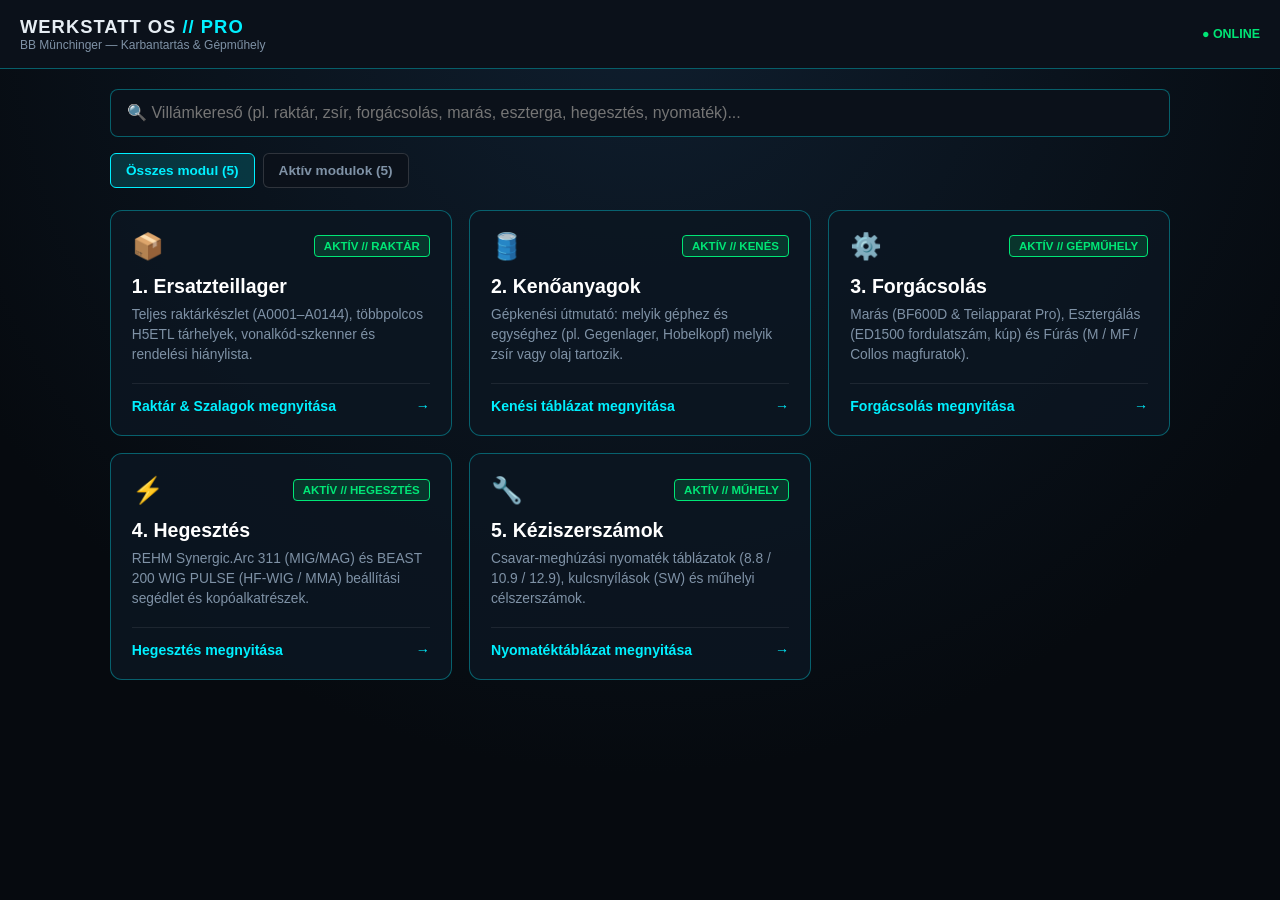
<file: index.html>
<!DOCTYPE html>
<html lang="hu">
<head>
    <meta charset="UTF-8">
    <meta name="viewport" content="width=device-width, initial-scale=1.0">
    <title>WERKSTATT OS // BB Münchinger</title>
    <style>
        :root { --bg:#060a0f; --panel:#0b111a; --card:rgba(12,22,34,0.88); --cyan:#00f0ff; --orange:#ff7b00; --green:#00e676; --text:#e6edf3; --muted:#7f92a6; --border:rgba(0,240,255,0.35); }
        * { box-sizing:border-box; margin:0; padding:0; font-family:'Segoe UI',Roboto,sans-serif; }
        body { background:radial-gradient(circle at 50% 0%,#0f1e2e 0%,var(--bg) 70%); color:var(--text); min-height:100vh; padding-bottom:3rem; }
        header { background:var(--panel); border-bottom:1px solid var(--border); padding:1rem 1.25rem; display:flex; justify-content:space-between; align-items:center; }
        main { max-width:1100px; margin:0 auto; padding:1.25rem; }
        .search-box { width:100%; padding:14px 16px; background:var(--panel); border:1px solid var(--border); border-radius:8px; color:#fff; font-size:1rem; margin-bottom:1rem; outline:none; }
        .search-box:focus { border-color:var(--cyan); box-shadow:0 0 15px rgba(0,240,255,0.22); }
        .filter-row { display:flex; gap:8px; margin-bottom:1.35rem; flex-wrap:wrap; }
        .f-btn { background:var(--panel); border:1px solid rgba(255,255,255,0.15); color:var(--muted); padding:9px 15px; border-radius:6px; font-weight:700; font-size:0.85rem; cursor:pointer; }
        .f-btn.active { background:rgba(0,240,255,0.16); border-color:var(--cyan); color:var(--cyan); }
        .grid { display:grid; grid-template-columns:repeat(auto-fill,minmax(310px,1fr)); gap:1.1rem; }
        .card { background:var(--card); border:1px solid var(--border); border-radius:12px; padding:1.3rem; text-decoration:none; color:inherit; display:flex; flex-direction:column; justify-content:space-between; transition:0.2s; }
        .card:hover { transform:translateY(-2px); border-color:var(--cyan); box-shadow:0 0 22px rgba(0,240,255,0.24); }
        .card-top { display:flex; justify-content:space-between; align-items:center; margin-bottom:0.85rem; }
        .badge-ok { background:rgba(0,230,118,0.15); border:1px solid var(--green); color:var(--green); font-size:0.72rem; font-weight:800; padding:4px 9px; border-radius:4px; }
        .card h2 { font-size:1.22rem; color:#fff; margin-bottom:0.45rem; }
        .card p { font-size:0.86rem; color:var(--muted); line-height:1.45; margin-bottom:1.15rem; }
        .card-foot { display:flex; justify-content:space-between; align-items:center; border-top:1px solid rgba(255,255,255,0.08); padding-top:0.85rem; color:var(--cyan); font-weight:800; font-size:0.88rem; }
    </style>
</head>
<body>
    <header>
        <div>
            <div style="font-weight:900; font-size:1.15rem; letter-spacing:1px;">WERKSTATT OS <span style="color:var(--cyan);">// PRO</span></div>
            <div style="font-size:0.75rem; color:var(--muted);">BB Münchinger — Karbantartás & Gépműhely</div>
        </div>
        <span style="font-size:0.78rem; color:var(--green); font-weight:800;">● ONLINE</span>
    </header>
    <main>
        <input type="text" id="q" class="search-box" placeholder="🔍 Villámkereső (pl. raktár, zsír, forgácsolás, marás, eszterga, hegesztés, nyomaték)..." oninput="filterCards()">
        <div class="filter-row">
            <button class="f-btn active" onclick="setF('all', this)">Összes modul (5)</button>
            <button class="f-btn" onclick="setF('active', this)">Aktív modulok (5)</button>
        </div>
        <div class="grid" id="grid">
            <a href="lager/index.html" class="card" data-status="active" data-tags="ersatzteillager raktár szalagok szíjak h5etl vonalkód szkenner polc készlet">
                <div>
                    <div class="card-top"><span style="font-size:1.6rem;">📦</span><span class="badge-ok">AKTÍV // RAKTÁR</span></div>
                    <h2>1. Ersatzteillager</h2>
                    <p>Teljes raktárkészlet (A0001–A0144), többpolcos H5ETL tárhelyek, vonalkód-szkenner és rendelési hiánylista.</p>
                </div>
                <div class="card-foot"><span>Raktár & Szalagok megnyitása</span><span>→</span></div>
            </a>

            <a href="kenoanyagok/index.html" class="card" data-status="active" data-tags="kenőanyagok zsírok olajok gegenlager hobelkopf avia skf">
                <div>
                    <div class="card-top"><span style="font-size:1.6rem;">🛢️</span><span class="badge-ok">AKTÍV // KENÉS</span></div>
                    <h2>2. Kenőanyagok</h2>
                    <p>Gépkenési útmutató: melyik géphez és egységhez (pl. Gegenlager, Hobelkopf) melyik zsír vagy olaj tartozik.</p>
                </div>
                <div class="card-foot"><span>Kenési táblázat megnyitása</span><span>→</span></div>
            </a>

            <a href="gepek/index.html" class="card" data-status="active" data-tags="forgácsolás marás esztergálás fúrás bf600d ed1500 teilapparat osztófej magfurat">
                <div>
                    <div class="card-top"><span style="font-size:1.6rem;">⚙️</span><span class="badge-ok">AKTÍV // GÉPMŰHELY</span></div>
                    <h2>3. Forgácsolás</h2>
                    <p>Marás (BF600D & Teilapparat Pro), Esztergálás (ED1500 fordulatszám, kúp) és Fúrás (M / MF / Collos magfuratok).</p>
                </div>
                <div class="card-foot"><span>Forgácsolás megnyitása</span><span>→</span></div>
            </a>
            <a href="hegesztes/index.html" class="card" data-status="active" data-tags="hegesztés rehm synergic 311 beast 200 wig pulse tig mma mig mag">
                <div>
                    <div class="card-top"><span style="font-size:1.6rem;">⚡</span><span class="badge-ok">AKTÍV // HEGESZTÉS</span></div>
                    <h2>4. Hegesztés</h2>
                    <p>REHM Synergic.Arc 311 (MIG/MAG) és BEAST 200 WIG PULSE (HF-WIG / MMA) beállítási segédlet és kopóalkatrészek.</p>
                </div>
                <div class="card-foot"><span>Hegesztés megnyitása</span><span>→</span></div>
            </a>

            <a href="szerszamok/index.html" class="card" data-status="active" data-tags="kéziszerszámok nyomaték csavar 8.8 10.9 12.9 kulcsnyílás">
                <div>
                    <div class="card-top"><span style="font-size:1.6rem;">🔧</span><span class="badge-ok">AKTÍV // MŰHELY</span></div>
                    <h2>5. Kéziszerszámok</h2>
                    <p>Csavar-meghúzási nyomaték táblázatok (8.8 / 10.9 / 12.9), kulcsnyílások (SW) és műhelyi célszerszámok.</p>
                </div>
                <div class="card-foot"><span>Nyomatéktáblázat megnyitása</span><span>→</span></div>
            </a>
        </div>
    </main>
    <script>
        let curF = 'all';
        function setF(f, btn) {
            curF = f;
            document.querySelectorAll('.f-btn').forEach(b => b.classList.remove('active'));
            btn.classList.add('active');
            filterCards();
        }
        function filterCards() {
            const q = document.getElementById('q').value.toLowerCase().trim();
            document.querySelectorAll('.card').forEach(c => {
                const matchF = (curF === 'all') || (c.dataset.status === curF);
                const matchQ = (c.innerText + ' ' + c.dataset.tags).toLowerCase().includes(q);
                c.style.display = (matchF && matchQ) ? 'flex' : 'none';
            });
        }
    </script>
</body>
</html>
</file>
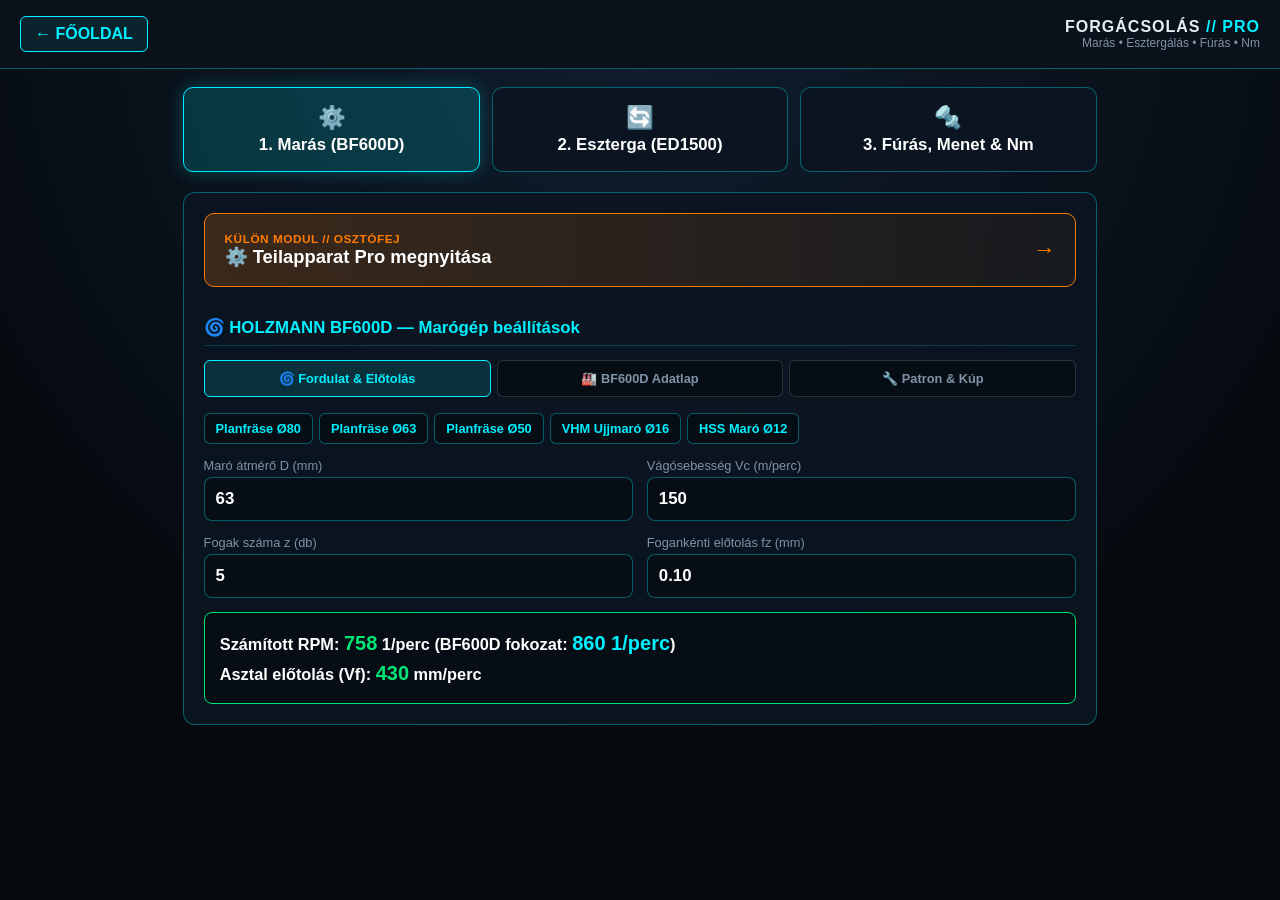
<file: gepek/index.html>
<!DOCTYPE html>
<html lang="hu">
<head>
    <meta charset="UTF-8">
    <meta name="viewport" content="width=device-width, initial-scale=1.0">
    <title>Forgácsolás // WERKSTATT OS</title>
    <style>
        :root { --bg:#060a0f; --panel:#0b111a; --card:rgba(12,22,34,0.9); --cyan:#00f0ff; --orange:#ff7b00; --green:#00e676; --text:#e6edf3; --muted:#7f92a6; --border:rgba(0,240,255,0.35); }
        * { box-sizing:border-box; margin:0; padding:0; font-family:'Segoe UI',Roboto,sans-serif; }
        body { background:radial-gradient(circle at 50% 0%,#0f1e2e 0%,var(--bg) 70%); color:var(--text); min-height:100vh; padding-bottom:3rem; }
        header { background:var(--panel); border-bottom:1px solid var(--border); padding:1rem 1.25rem; display:flex; justify-content:space-between; align-items:center; position:sticky; top:0; z-index:100; }
        .back-btn { color:var(--cyan); text-decoration:none; font-weight:700; padding:8px 14px; border:1px solid var(--cyan); border-radius:6px; background:rgba(0,240,255,0.08); cursor:pointer; }
        main { max-width:950px; margin:0 auto; padding:1.15rem; }
        .big-menu { display:grid; grid-template-columns:repeat(3,1fr); gap:0.75rem; margin-bottom:1.25rem; }
        .m-btn { background:var(--card); border:1px solid var(--border); border-radius:10px; padding:1rem; text-align:center; color:#fff; cursor:pointer; }
        .m-btn.active { border-color:var(--cyan); background:rgba(0,240,255,0.16); box-shadow:0 0 18px rgba(0,240,255,0.25); }
        .m-btn h2 { font-size:1.05rem; margin-top:4px; }
        .tool-box { display:none; background:var(--card); border:1px solid var(--border); border-radius:12px; padding:1.2rem; }
        .tool-box.active { display:block; }
        .tool-box h3 { color:var(--cyan); margin-bottom:0.85rem; font-size:1.05rem; border-bottom:1px solid rgba(0,240,255,0.2); padding-bottom:0.45rem; }
        .launch-card { display:flex; justify-content:space-between; align-items:center; background:linear-gradient(90deg,rgba(0,240,255,0.18),rgba(0,240,255,0.05)); border:1px solid var(--cyan); padding:0.95rem 1.1rem; border-radius:10px; text-decoration:none; color:#fff; margin-bottom:1.1rem; }
        .sub-tabs { display:grid; grid-template-columns:repeat(3,1fr); gap:6px; margin-bottom:1rem; }
        .sub-tabs.two { grid-template-columns:repeat(2,1fr); }
        .st-btn { background:#070d14; border:1px solid rgba(255,255,255,0.15); color:var(--muted); padding:10px 6px; border-radius:6px; font-weight:800; font-size:0.8rem; cursor:pointer; }
        .st-btn.active { border-color:var(--cyan); color:var(--cyan); background:rgba(0,240,255,0.12); }
        .preset-row { display:flex; gap:6px; flex-wrap:wrap; margin-bottom:0.9rem; }
        .p-btn { background:#070d14; border:1px solid var(--border); color:var(--cyan); padding:7px 11px; border-radius:6px; font-size:0.8rem; font-weight:700; cursor:pointer; }
        .p-btn.active { background:var(--cyan); color:#000; }
        .in-grid { display:grid; grid-template-columns:1fr 1fr; gap:0.85rem; margin-bottom:0.9rem; }
        label { display:block; font-size:0.8rem; color:var(--muted); margin-bottom:4px; }
        input { width:100%; padding:11px; background:#070d14; border:1px solid var(--border); border-radius:8px; color:#fff; font-size:1.05rem; font-weight:700; }
        .res-card { background:#070d14; border:1px solid var(--green); border-radius:8px; padding:0.95rem; font-size:1.02rem; font-weight:800; color:#fff; line-height:1.5; }
        .res-card span { color:var(--green); font-size:1.25rem; }
        .spec-grid { display:grid; grid-template-columns:repeat(auto-fit,minmax(165px,1fr)); gap:0.7rem; margin-bottom:0.95rem; }
        .spec-item { background:#070d14; border:1px solid rgba(255,255,255,0.08); padding:0.7rem; border-radius:8px; }
        .spec-item span { display:block; font-size:0.74rem; color:var(--muted); }
        .spec-item b { font-size:0.95rem; color:#fff; }
        .wear-box { background:rgba(255,123,0,0.08); border-left:3px solid var(--orange); padding:0.85rem; border-radius:6px; font-size:0.85rem; line-height:1.5; }
        .wear-box strong { color:var(--orange); }
        .param-grid { display:grid; grid-template-columns:repeat(auto-fit,minmax(145px,1fr)); gap:0.75rem; margin-top:0.8rem; }
        .p-box { background:#070d14; border:1px solid var(--green); border-radius:8px; padding:0.8rem; text-align:center; }
        .p-box span { display:block; font-size:0.73rem; color:var(--muted); margin-bottom:4px; }
        .p-box b { font-size:1.15rem; color:var(--green); }
        table { width:100%; border-collapse:collapse; margin-top:0.5rem; font-size:0.92rem; }
        th, td { padding:9px 10px; text-align:left; border-bottom:1px solid rgba(255,255,255,0.08); }
        th { color:var(--cyan); font-size:0.78rem; text-transform:uppercase; }
        td b { color:var(--green); font-size:1.05rem; }
        button, input { touch-action:manipulation; }
        @media (max-width:600px) { .big-menu { grid-template-columns:1fr; } }
    </style>
</head>
<body>
    <header>
        <a href="../index.html" class="back-btn">← FŐOLDAL</a>
        <div style="text-align:right;">
            <div style="font-weight:800; letter-spacing:1px;">FORGÁCSOLÁS <span style="color:var(--cyan);">// PRO</span></div>
            <div style="font-size:0.75rem; color:var(--muted);">Marás &bull; Esztergálás &bull; Fúrás &bull; Nm</div>
        </div>
    </header>
    <main>
        <div class="big-menu">
            <div class="m-btn active" onclick="showTool('frasen', this)"><span style="font-size:1.4rem;">⚙️</span><h2>1. Marás (BF600D)</h2></div>
            <div class="m-btn" onclick="showTool('drehen', this)"><span style="font-size:1.4rem;">🔄</span><h2>2. Eszterga (ED1500)</h2></div>
            <div class="m-btn" onclick="showTool('bohren', this)"><span style="font-size:1.4rem;">🔩</span><h2>3. Fúrás, Menet & Nm</h2></div>
        </div>

                <div id="frasen" class="tool-box active">
            <a href="../teilapparat/index.html" class="launch-card" style="border-color:var(--orange); background:linear-gradient(90deg,rgba(255,123,0,0.2),rgba(255,123,0,0.05)); margin-bottom:1.85rem; padding:1.15rem 1.25rem;">
                <div>
                    <div style="font-size:0.74rem; color:var(--orange); font-weight:800; letter-spacing:0.5px;">KÜLÖN MODUL // OSZTÓFEJ</div>
                    <strong style="font-size:1.15rem;">⚙️ Teilapparat Pro megnyitása</strong>
                </div>
                <span style="font-size:1.4rem; font-weight:900; color:var(--orange);">→</span>
            </a>

            <h3>🌀 HOLZMANN BF600D — Marógép beállítások</h3>
            <div class="sub-tabs">
                <button class="st-btn active" onclick="setSub('m-sub', 'm_calc', this)">🌀 Fordulat & Előtolás</button>
                <button class="st-btn" onclick="setSub('m-sub', 'm_spec', this)">🏭 BF600D Adatlap</button>
                <button class="st-btn" onclick="setSub('m-sub', 'm_tools', this)">🔧 Patron & Kúp</button>
            </div>
            <div id="m_calc" class="m-sub">
                <div class="preset-row">
                    <button class="p-btn" onclick="setMill(80, 6, 150, 0.10)">Planfräse Ø80</button>
                    <button class="p-btn" onclick="setMill(63, 5, 150, 0.10)">Planfräse Ø63</button>
                    <button class="p-btn" onclick="setMill(50, 4, 140, 0.08)">Planfräse Ø50</button>
                    <button class="p-btn" onclick="setMill(16, 4, 90, 0.05)">VHM Ujjmaró Ø16</button>
                    <button class="p-btn" onclick="setMill(12, 4, 28, 0.04)">HSS Maró Ø12</button>
                </div>
                <div class="in-grid">
                    <div><label>Maró átmérő D (mm)</label><input type="number" id="m_dia" value="63" oninput="calcMill()"></div>
                    <div><label>Vágósebesség Vc (m/perc)</label><input type="number" id="m_vc" value="150" oninput="calcMill()"></div>
                    <div><label>Fogak száma z (db)</label><input type="number" id="m_z" value="5" oninput="calcMill()"></div>
                    <div><label>Fogankénti előtolás fz (mm)</label><input type="number" id="m_fz" value="0.10" step="0.01" oninput="calcMill()"></div>
                </div>
                <div class="res-card" id="mill_res"></div>
            </div>
            <div id="m_spec" class="m-sub" style="display:none;">
                <h3 style="color:#fff;">HOLZMANN BF600D_400V <span style="color:var(--cyan); font-size:0.85rem;">(3-Achs Digi)</span></h3>
                <div class="spec-grid">
                    <div class="spec-item"><span>Főorsókúp / Behúzó</span><b>ISO 40 / M16</b></div>
                    <div class="spec-item"><span>Vertikál fordulat (8)</span><b>115 – 1750 1/perc</b></div>
                    <div class="spec-item"><span>Horizontál fordulat (9)</span><b>45 – 1330 1/perc</b></div>
                    <div class="spec-item"><span>Asztal / T-horony</span><b>1200 x 280 mm / 14 mm</b></div>
                    <div class="spec-item"><span>Úthossz (X / Y / Z)</span><b>600 / 230 / 380 mm</b></div>
                    <div class="spec-item"><span>X-előtolás / Pinola</span><b>24–720 mm/p / 120 mm</b></div>
                </div>
                <div class="wear-box"><strong>⚠️ Gépkorlátok:</strong> Max. síkmaró: <b>Ø 100 mm</b> | Max. ujjmaró: <b>Ø 25 mm</b> | Fejdöntés: <b>± 90°</b></div>
            </div>
            <div id="m_tools" class="m-sub" style="display:none;">
                <div class="wear-box" style="border-color:var(--cyan); background:rgba(0,240,255,0.06);">
                    <strong style="color:var(--cyan);">🔧 Tartozékok (ISO 40):</strong><br>
                    • <b>Patronkészlet (8 db):</b> Ø 4, 5, 6, 8, 10, 12, 14, 16 mm<br>
                    • <b>Redukciók:</b> ISO 40 → MK3, MK2, B18 | <b>Horizontál tüskék:</b> Ø 22 / 27 mm | <b>Satu:</b> 160 mm
                </div>
            </div>
        </div>
        <div id="drehen" class="tool-box">
            <div class="sub-tabs">
                <button class="st-btn active" onclick="setSub('t-sub', 't_param', this)">⚡ Ajánlott beállítás</button>
                <button class="st-btn" onclick="setSub('t-sub', 't_calc', this)">📐 Fordulat & Kúpszög</button>
                <button class="st-btn" onclick="setSub('t-sub', 't_spec', this)">🏭 ED1500 Adatlap</button>
            </div>
            <div id="t_param" class="t-sub">
                <div class="preset-row" id="turnMatBtns">
                    <button class="p-btn active" onclick="setTurnMat('steel', this)">Acél (S235 / C45)</button>
                    <button class="p-btn" onclick="setTurnMat('va', this)">Saválló (VA)</button>
                    <button class="p-btn" onclick="setTurnMat('alu', this)">Alumínium</button>
                    <button class="p-btn" onclick="setTurnMat('brass', this)">Bronz / Sárgaréz</button>
                </div>
                <div class="preset-row" id="turnDiaBtns"></div>
                <div class="param-grid" id="turnParamOut"></div>
            </div>
            <div id="t_calc" class="t-sub" style="display:none;">
                <h3>🔄 Egyedi fordulatszám (n)</h3>
                <div class="in-grid">
                    <div><label>Átmérő D (mm)</label><input type="number" id="d_dia" value="50" oninput="calcTurn()"></div>
                    <div><label>Vágósebesség Vc (m/perc)</label><input type="number" id="d_vc" value="140" oninput="calcTurn()"></div>
                </div>
                <div class="res-card" id="turn_res" style="margin-bottom:1.25rem;"></div>
                <h3>📐 Kúpszög számítás (Kegelwinkel)</h3>
                <div class="in-grid">
                    <div><label>Nagy átmérő D (mm)</label><input type="number" id="k_D" value="40" oninput="calcCone()"></div>
                    <div><label>Kis átmérő d (mm)</label><input type="number" id="k_d" value="30" oninput="calcCone()"></div>
                    <div style="grid-column:1/-1;"><label>Kúp hossza L (mm)</label><input type="number" id="k_L" value="50" oninput="calcCone()"></div>
                </div>
                <div class="res-card" id="cone_res"></div>
            </div>
            <div id="t_spec" class="t-sub" style="display:none;">
                <h3 style="color:#fff;">HOLZMANN ED1500INDIG80_400 <span style="color:var(--cyan); font-size:0.85rem;">(5,5 kW / 400V)</span></h3>
                <div class="spec-grid">
                    <div class="spec-item"><span>Főorsó furat / Kúp</span><b>Ø 80 mm / MK6 (D8)</b></div>
                    <div class="spec-item"><span>Szegnyereg kúp / Út</span><b>MK4 / 125 mm</b></div>
                    <div class="spec-item"><span>Csúcstáv / Magasság</span><b>1500 mm / 230 mm</b></div>
                    <div class="spec-item"><span>Elforduló Ø (ágy/híd nélkül)</span><b>Ø 460 / Ø 680 mm</b></div>
                    <div class="spec-item"><span>Fordulatszám (12)</span><b>25 – 2000 1/perc</b></div>
                    <div class="spec-item"><span>Max. késtartó szár</span><b>40 x 22 mm</b></div>
                </div>
                <div class="wear-box"><strong>⚙️ Előtolás & Menet:</strong> Hossz: 0,031–1,7 mm/U | Kereszt: 0,014–0,784 mm/U | Metrik: 0,1–14 mm | Zoll: 2–112 TPI</div>
            </div>
        </div>

        <div id="bohren" class="tool-box">
            <h3>🔩 Fúró fordulatszám (n)</h3>
            <div class="in-grid">
                <div><label>Fúró átmérő d (mm)</label><input type="number" id="b_dia" value="10.2" step="0.1" oninput="calcDrill()"></div>
                <div><label>Vágósebesség Vc (HSS ~25, VHM ~70)</label><input type="number" id="b_vc" value="25" oninput="calcDrill()"></div>
            </div>
            <div class="res-card" id="drill_res" style="margin-bottom:1.25rem;"></div>
            <h3>📏 Menet, Magfurat & Nyomaték (Nm)</h3>
            <div class="sub-tabs two">
                <button class="st-btn active" onclick="setThreadTab('metrik', this)">Metrikus (M)</button>
                <button class="st-btn" onclick="setThreadTab('fein', this)">Finommenet (MF)</button>
                <button class="st-btn" onclick="setThreadTab('coll', this)">Collos (G / UNC)</button>
                <button class="st-btn" onclick="setThreadTab('nm', this)">Meghúzás (Nm)</button>
            </div>
            <input type="text" id="tSearch" placeholder="🔍 Szűrés (pl. M12, SW 19, G 1/2, UNC)..." style="margin-bottom:0.75rem; font-size:0.95rem;" oninput="renderThreads()">
            <table>
                <thead id="threadHead"><tr><th>Menet</th><th>Emelkedés / TPI</th><th>Magfurat (mm)</th></tr></thead>
                <tbody id="threadTable"></tbody>
            </table>
        </div>
    </main>
    <script>
        let curThreadTab = 'metrik', curTurnMat = 'steel', curTurnDia = 50;
        const TURN_MATS = {
            steel: { vc: 150, feedR: "0.20 – 0.30 mm/U", feedF: "0.08 – 0.12 mm/U", doc: "1.5 – 3.0 mm (nagyolás)" },
            va:    { vc: 95,  feedR: "0.15 – 0.22 mm/U", feedF: "0.06 – 0.10 mm/U", doc: "1.0 – 2.0 mm + hűtés!" },
            alu:   { vc: 280, feedR: "0.25 – 0.40 mm/U", feedF: "0.10 – 0.15 mm/U", doc: "2.0 – 4.0 mm (éles lapka)" },
            brass: { vc: 180, feedR: "0.20 – 0.35 mm/U", feedF: "0.08 – 0.12 mm/U", doc: "1.5 – 3.0 mm (szárazon is)" }
        };
        const TURN_DIAS = new Array(10, 15, 20, 30, 40, 50, 60, 80, 100, 120, 150, 200);
        const ED_STEPS = new Array(25, 40, 60, 90, 135, 200, 300, 450, 650, 950, 1400, 2000);
        const BF_STEPS = new Array(115, 175, 260, 390, 580, 860, 1250, 1750);

        const THREAD_DATA = {
            metrik: [
                {m:"M3", p:"0.5 mm", k:"2.5"}, {m:"M4", p:"0.7 mm", k:"3.3"}, {m:"M5", p:"0.8 mm", k:"4.2"}, {m:"M6", p:"1.0 mm", k:"5.0"},
                {m:"M8", p:"1.25 mm", k:"6.8"}, {m:"M10", p:"1.5 mm", k:"8.5"}, {m:"M12", p:"1.75 mm", k:"10.2"}, {m:"M14", p:"2.0 mm", k:"12.0"},
                {m:"M16", p:"2.0 mm", k:"14.0"}, {m:"M18", p:"2.5 mm", k:"15.5"}, {m:"M20", p:"2.5 mm", k:"17.5"}, {m:"M22", p:"2.5 mm", k:"19.5"},
                {m:"M24", p:"3.0 mm", k:"21.0"}, {m:"M27", p:"3.0 mm", k:"24.0"}, {m:"M30", p:"3.5 mm", k:"26.5"}, {m:"M36", p:"4.0 mm", k:"32.0"}
            ],
            fein: [
                {m:"M8 x 1", p:"1.0 mm", k:"7.0"}, {m:"M10 x 1", p:"1.0 mm", k:"9.0"}, {m:"M10 x 1.25", p:"1.25 mm", k:"8.8"},
                {m:"M12 x 1.25", p:"1.25 mm", k:"10.8"}, {m:"M12 x 1.5", p:"1.5 mm", k:"10.5"}, {m:"M14 x 1.5", p:"1.5 mm", k:"12.5"},
                {m:"M16 x 1.5", p:"1.5 mm", k:"14.5"}, {m:"M18 x 1.5", p:"1.5 mm", k:"16.5"}, {m:"M20 x 1.5", p:"1.5 mm", k:"18.5"},
                {m:"M22 x 1.5", p:"1.5 mm", k:"20.5"}, {m:"M24 x 1.5", p:"1.5 mm", k:"22.5"}, {m:"M24 x 2", p:"2.0 mm", k:"22.0"},
                {m:"M27 x 2", p:"2.0 mm", k:"25.0"}, {m:"M30 x 2", p:"2.0 mm", k:"28.0"}
            ],
            coll: [
                {m:"G 1/8\" (BSP)", p:"28 Gg/1\" (Ø 9.73)", k:"8.8"}, {m:"G 1/4\" (BSP)", p:"19 Gg/1\" (Ø 13.16)", k:"11.8"},
                {m:"G 3/8\" (BSP)", p:"19 Gg/1\" (Ø 16.66)", k:"15.25"}, {m:"G 1/2\" (BSP)", p:"14 Gg/1\" (Ø 20.96)", k:"19.0"},
                {m:"G 3/4\" (BSP)", p:"14 Gg/1\" (Ø 26.44)", k:"24.5"}, {m:"G 1\" (BSP)", p:"11 Gg/1\" (Ø 33.25)", k:"30.75"},
                {m:"UNC 1/4\"", p:"20 TPI", k:"5.1"}, {m:"UNC 5/16\"", p:"18 TPI", k:"6.6"},
                {m:"UNC 3/8\"", p:"16 TPI", k:"8.0"}, {m:"UNC 1/2\"", p:"13 TPI", k:"10.8"},
                {m:"UNC 5/8\"", p:"11 TPI", k:"13.5"}, {m:"UNC 3/4\"", p:"10 TPI", k:"16.5"}
            ]
        };

        const TORQUE_DATA = [
            {m:"M3", sw:"SW 5.5", n88:"1.3", n109:"1.9", n129:"2.2"}, {m:"M4", sw:"SW 7", n88:"2.9", n109:"4.3", n129:"5.1"},
            {m:"M5", sw:"SW 8", n88:"5.9", n109:"8.7", n129:"10"}, {m:"M6", sw:"SW 10", n88:"10", n109:"15", n129:"18"},
            {m:"M8", sw:"SW 13", n88:"25", n109:"36", n129:"43"}, {m:"M10", sw:"SW 17", n88:"49", n109:"72", n129:"84"},
            {m:"M12", sw:"SW 19", n88:"85", n109:"125", n129:"145"}, {m:"M14", sw:"SW 22", n88:"135", n109:"200", n129:"235"},
            {m:"M16", sw:"SW 24", n88:"210", n109:"310", n129:"365"}, {m:"M18", sw:"SW 27", n88:"300", n109:"430", n129:"500"},
            {m:"M20", sw:"SW 30", n88:"425", n109:"610", n129:"710"}, {m:"M22", sw:"SW 32", n88:"580", n109:"830", n129:"970"},
            {m:"M24", sw:"SW 36", n88:"730", n109:"1050", n129:"1220"}, {m:"M27", sw:"SW 41", n88:"1100", n109:"1550", n129:"1800"},
            {m:"M30", sw:"SW 46", n88:"1450", n109:"2100", n129:"2450"}, {m:"M36", sw:"SW 55", n88:"2530", n109:"3600", n129:"4200"}
        ];
        function showTool(id, btn) {
            document.querySelectorAll('.m-btn').forEach(b => b.classList.remove('active'));
            document.querySelectorAll('.tool-box').forEach(t => t.classList.remove('active'));
            btn.classList.add('active'); document.getElementById(id).classList.add('active');
        }
        function setSub(cls, id, btn) {
            btn.parentElement.querySelectorAll('.st-btn').forEach(b => b.classList.remove('active'));
            document.querySelectorAll('.' + cls).forEach(s => s.style.display = 'none');
            btn.classList.add('active'); document.getElementById(id).style.display = 'block';
        }
        function setTurnMat(m, btn) {
            curTurnMat = m; document.querySelectorAll('#turnMatBtns .p-btn').forEach(b => b.classList.remove('active'));
            btn.classList.add('active'); renderTurnPresets();
        }
        function setTurnDia(d) { curTurnDia = d; renderTurnPresets(); }
        function renderTurnPresets() {
            document.getElementById('turnDiaBtns').innerHTML = TURN_DIAS.map(d => `<button class="p-btn ${d===curTurnDia?'active':''}" onclick="setTurnDia(${d})">Ø ${d} mm</button>`).join('');
            const m = TURN_MATS[curTurnMat];
            const exactRpm = Math.round((m.vc * 1000) / (Math.PI * curTurnDia));
            const closestStep = ED_STEPS.reduce((prev, curr) => Math.abs(curr - exactRpm) < Math.abs(prev - exactRpm) ? curr : prev);
            document.getElementById('turnParamOut').innerHTML = `
                <div class="p-box"><span>Számított RPM (Vc=${m.vc})</span><b>${exactRpm} 1/perc</b></div>
                <div class="p-box" style="border-color:var(--cyan);"><span>ED1500 Fokozat</span><b style="color:var(--cyan);">~ ${closestStep} 1/perc</b></div>
                <div class="p-box"><span>Nagyoló / Simító előtolás</span><b style="color:var(--orange);font-size:0.9rem;">${m.feedR}<br>${m.feedF}</b></div>
                <div class="p-box"><span>Fogásmélység & Tipp</span><b style="color:#fff;font-size:0.9rem;">${m.doc}</b></div>`;
        }
        function setMill(d, z, vc, fz) {
            document.getElementById('m_dia').value = d; document.getElementById('m_z').value = z;
            document.getElementById('m_vc').value = vc; document.getElementById('m_fz').value = fz; calcMill();
        }
        function calcMill() {
            const d = +document.getElementById('m_dia').value || 0, vc = +document.getElementById('m_vc').value || 0;
            const z = +document.getElementById('m_z').value || 1, fz = +document.getElementById('m_fz').value || 0;
            const n = d > 0 ? Math.round((vc * 1000) / (Math.PI * d)) : 0;
            const closestBf = BF_STEPS.reduce((prev, curr) => Math.abs(curr - n) < Math.abs(prev - n) ? curr : prev);
            const vf = Math.round(closestBf * z * fz);
            document.getElementById('mill_res').innerHTML = `Számított RPM: <span>${n}</span> 1/perc (BF600D fokozat: <span style="color:var(--cyan);">${closestBf} 1/perc</span>)<br>Asztal előtolás (Vf): <span>${vf}</span> mm/perc`;
        }
        function calcTurn() {
            const d = +document.getElementById('d_dia').value || 0, vc = +document.getElementById('d_vc').value || 0;
            document.getElementById('turn_res').innerHTML = `Fordulatszám: <span>${d > 0 ? Math.round((vc * 1000) / (Math.PI * d)) : 0}</span> 1/perc (RPM)`;
        }
        function calcCone() {
            const D = +document.getElementById('k_D').value || 0, d = +document.getElementById('k_d').value || 0, L = +document.getElementById('k_L').value || 0;
            if (L <= 0) return;
            const deg = Math.atan((D - d) / (2 * L)) * (180 / Math.PI), g = Math.floor(deg), m = Math.round((deg - g) * 60);
            document.getElementById('cone_res').innerHTML = `Beállítási félkúpszög (α/2): <span>${deg.toFixed(3)}°</span> (${g}° ${m}')`;
        }
        function calcDrill() {
            const d = +document.getElementById('b_dia').value || 0, vc = +document.getElementById('b_vc').value || 0;
            document.getElementById('drill_res').innerHTML = `Fúró fordulatszám: <span>${d > 0 ? Math.round((vc * 1000) / (Math.PI * d)) : 0}</span> 1/perc (RPM)`;
        }
        function setThreadTab(tab, btn) {
            curThreadTab = tab; btn.parentElement.querySelectorAll('.st-btn').forEach(b => b.classList.remove('active'));
            btn.classList.add('active'); renderThreads();
        }
        function renderThreads() {
            const q = document.getElementById('tSearch').value.toLowerCase().trim();
            const head = document.getElementById('threadHead');
            const body = document.getElementById('threadTable');
            if (curThreadTab === 'nm') {
                head.innerHTML = '<tr><th>Menet</th><th>SW</th><th>8.8</th><th>10.9</th><th>12.9</th></tr>';
                body.innerHTML = TORQUE_DATA.filter(t => `${t.m} ${t.sw}`.toLowerCase().includes(q)).map(t =>
                    `<tr><td><strong>${t.m}</strong></td><td style="color:var(--muted);">${t.sw}</td><td><b>${t.n88}</b></td><td style="color:var(--cyan);font-weight:800;">${t.n109}</td><td style="color:var(--orange);font-weight:800;">${t.n129}</td></tr>`
                ).join('');
                return;
            }
            head.innerHTML = '<tr><th>Menet</th><th>Emelkedés / TPI</th><th>Magfurat (mm)</th></tr>';
            const list = THREAD_DATA[curThreadTab].filter(t => `${t.m} ${t.p} ${t.k}`.toLowerCase().includes(q));
            body.innerHTML = list.map(t => `<tr><td><strong>${t.m}</strong></td><td>${t.p}</td><td><b>Ø ${t.k} mm</b></td></tr>`).join('');
        }
        renderTurnPresets(); calcMill(); calcTurn(); calcCone(); calcDrill(); renderThreads();
    </script>
</body>
</html>
</file>
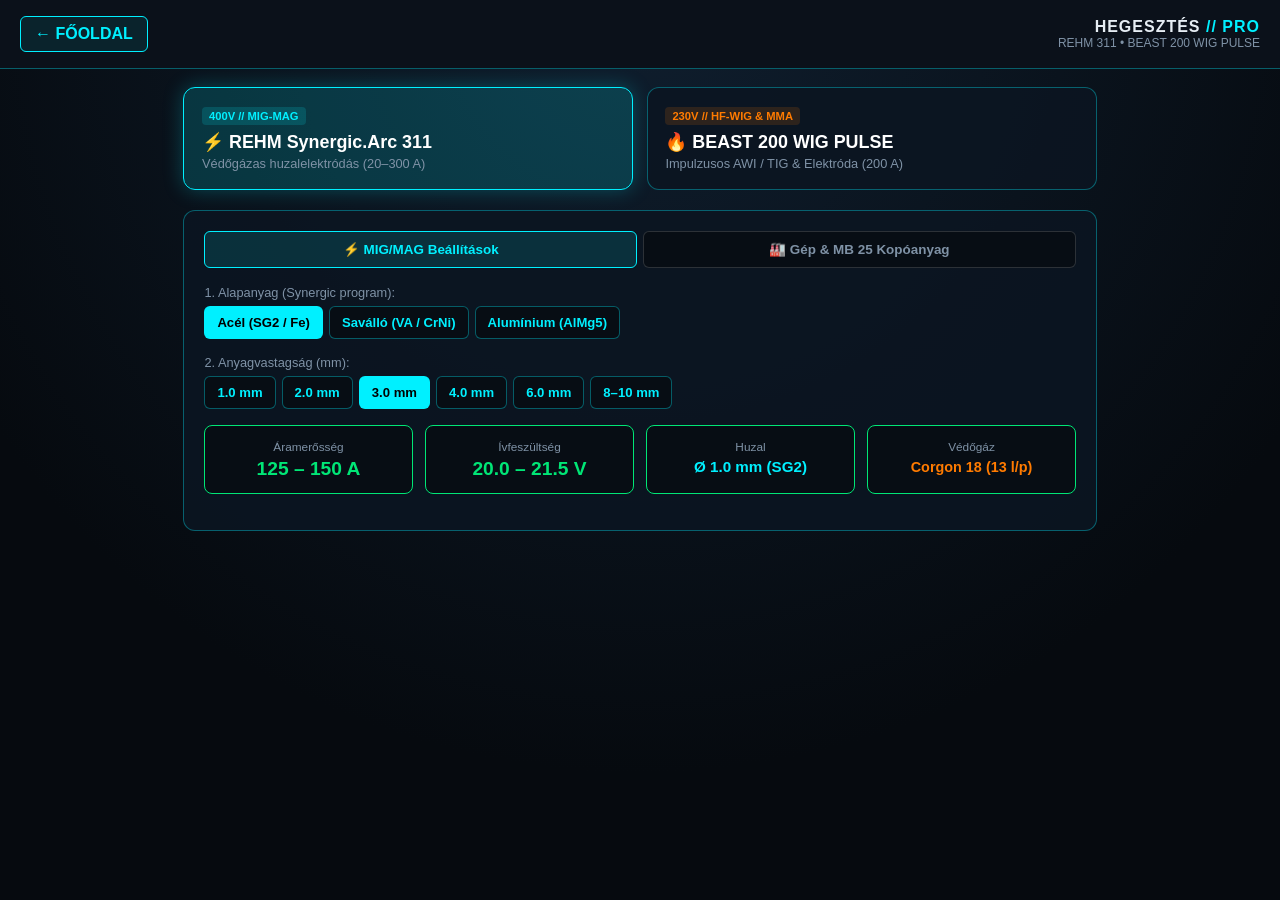
<file: hegesztes/index.html>
<!DOCTYPE html>
<html lang="hu">
<head>
    <meta charset="UTF-8">
    <meta name="viewport" content="width=device-width, initial-scale=1.0">
    <title>Hegesztés & Gépek // WERKSTATT OS</title>
    <style>
        :root { --bg:#060a0f; --panel:#0b111a; --card:rgba(12, 22, 34, 0.9); --cyan:#00f0ff; --orange:#ff7b00; --green:#00e676; --text:#e6edf3; --muted:#7f92a6; --border:rgba(0, 240, 255, 0.35); }
        * { box-sizing:border-box; margin:0; padding:0; font-family:'Segoe UI',Roboto,sans-serif; }
        body { background:radial-gradient(circle at 50% 0%, #0f1e2e 0%, var(--bg) 70%); color:var(--text); min-height:100vh; padding-bottom:3rem; }
        header { background:var(--panel); border-bottom:1px solid var(--border); padding:1rem 1.25rem; display:flex; justify-content:space-between; align-items:center; position:sticky; top:0; z-index:100; }
        .back-btn { color:var(--cyan); text-decoration:none; font-weight:700; padding:8px 14px; border:1px solid var(--cyan); border-radius:6px; background:rgba(0,240,255,0.08); }
        main { max-width:950px; margin:0 auto; padding:1.15rem; }

        .machine-select { display:grid; grid-template-columns:1fr 1fr; gap:0.85rem; margin-bottom:1.25rem; }
        .ms-btn { background:var(--card); border:1px solid var(--border); border-radius:12px; padding:1.1rem; text-align:left; color:#fff; cursor:pointer; transition:0.2s; }
        .ms-btn.active { border-color:var(--cyan); background:rgba(0,240,255,0.16); box-shadow:0 0 20px rgba(0,240,255,0.25); }
        .ms-tag { display:inline-block; font-size:0.7rem; font-weight:800; padding:3px 7px; border-radius:4px; background:rgba(0,240,255,0.15); color:var(--cyan); margin-bottom:6px; }
        .ms-btn h2 { font-size:1.12rem; margin-bottom:3px; }
        .ms-btn p { font-size:0.8rem; color:var(--muted); }

        .m-panel { display:none; background:var(--card); border:1px solid var(--border); border-radius:12px; padding:1.25rem; }
        .m-panel.active { display:block; }

        .sub-tabs { display:grid; grid-template-columns:1fr 1fr; gap:6px; margin-bottom:1.1rem; }
        .st-btn { background:#070d14; border:1px solid rgba(255,255,255,0.15); color:var(--muted); padding:10px 6px; border-radius:6px; font-weight:800; font-size:0.84rem; cursor:pointer; }
        .st-btn.active { border-color:var(--cyan); color:var(--cyan); background:rgba(0,240,255,0.12); }

        .preset-row { display:flex; gap:6px; flex-wrap:wrap; margin-bottom:1rem; }
        .p-btn { background:#070d14; border:1px solid var(--border); color:var(--cyan); padding:8px 12px; border-radius:6px; font-size:0.82rem; font-weight:700; cursor:pointer; }
        .p-btn.active { background:var(--cyan); color:#000; }

        .param-grid { display:grid; grid-template-columns:repeat(auto-fit, minmax(150px, 1fr)); gap:0.8rem; margin-bottom:1rem; }
        .p-box { background:#070d14; border:1px solid var(--green); border-radius:8px; padding:0.85rem; text-align:center; }
        .p-box span { display:block; font-size:0.74rem; color:var(--muted); margin-bottom:4px; }
        .p-box b { font-size:1.2rem; color:var(--green); }

        .spec-grid { display:grid; grid-template-columns:repeat(auto-fit, minmax(170px, 1fr)); gap:0.75rem; margin-bottom:1rem; }
        .spec-item { background:#070d14; border:1px solid rgba(255,255,255,0.08); padding:0.75rem; border-radius:8px; }
        .spec-item span { display:block; font-size:0.74rem; color:var(--muted); }
        .spec-item b { font-size:0.96rem; color:#fff; }

        .wear-box { background:rgba(255,123,0,0.08); border-left:3px solid var(--orange); padding:0.9rem; border-radius:6px; font-size:0.86rem; line-height:1.55; }
        .wear-box strong { color:var(--orange); }
        button { touch-action:manipulation; }
        @media (max-width: 600px) { .machine-select { grid-template-columns:1fr; } }
    </style>
</head>
<body>
    <header>
        <a href="../index.html" class="back-btn">← FŐOLDAL</a>
        <div style="text-align:right;">
            <div style="font-weight:800; letter-spacing:1px;">HEGESZTÉS <span style="color:var(--cyan);">// PRO</span></div>
            <div style="font-size:0.75rem; color:var(--muted);">REHM 311 &bull; BEAST 200 WIG PULSE</div>
        </div>
    </header>
    <main>
        <div class="machine-select">
            <div class="ms-btn active" onclick="selectMachine('rehm', this)">
                <span class="ms-tag">400V // MIG-MAG</span>
                <h2>⚡ REHM Synergic.Arc 311</h2>
                <p>Védőgázas huzalelektródás (20–300 A)</p>
            </div>
            <div class="ms-btn" onclick="selectMachine('beast', this)">
                <span class="ms-tag" style="color:var(--orange);border-color:var(--orange);background:rgba(255,123,0,0.14);">230V // HF-WIG & MMA</span>
                <h2>🔥 BEAST 200 WIG PULSE</h2>
                <p>Impulzusos AWI / TIG & Elektróda (200 A)</p>
            </div>
        </div>

        <!-- 1. GÉP: REHM SYNERGIC.ARC 311 -->
        <div id="rehm" class="m-panel active">
            <div class="sub-tabs">
                <button class="st-btn active" onclick="setSub('r-sub', 'r_calc', this)">⚡ MIG/MAG Beállítások</button>
                <button class="st-btn" onclick="setSub('r-sub', 'r_spec', this)">🏭 Gép & MB 25 Kopóanyag</button>
            </div>
            <div id="r_calc" class="r-sub">
                <div style="font-size:0.8rem; color:var(--muted); margin-bottom:6px;">1. Alapanyag (Synergic program):</div>
                <div class="preset-row" id="rehmMatBtns">
                    <button class="p-btn active" onclick="setRehmMat('steel', this)">Acél (SG2 / Fe)</button>
                    <button class="p-btn" onclick="setRehmMat('va', this)">Saválló (VA / CrNi)</button>
                    <button class="p-btn" onclick="setRehmMat('alu', this)">Alumínium (AlMg5)</button>
                </div>
                <div style="font-size:0.8rem; color:var(--muted); margin-bottom:6px;">2. Anyagvastagság (mm):</div>
                <div class="preset-row" id="rehmThickBtns"></div>
                <div class="param-grid" id="rehmOut"></div>
            </div>
            <div id="r_spec" class="r-sub" style="display:none;">
                <div class="spec-grid">
                    <div class="spec-item"><span>Áramtartomány</span><b>20 – 300 A (400V)</b></div>
                    <div class="spec-item"><span>100% ED (40°C)</span><b>240 A folyamatos</b></div>
                    <div class="spec-item"><span>Előtolás</span><b>4-görgős digitális</b></div>
                    <div class="spec-item"><span>Pisztoly</span><b>EVO MB 25 / 4 m</b></div>
                </div>
                <div class="wear-box">
                    <strong>🔧 MB 25 Pisztoly kopóalkatrészek:</strong><br>
                    • <b>Áramátadó:</b> M6 x 28 mm (Ø 0,8 / 1,0 / 1,2 mm) | <b>Gázterelő:</b> MB 25 kúpos (Ø 15 mm)<br>
                    • <b>Spirál:</b> Kék (0,8–1,0 acél) / Piros (1,0–1,2 acél) / Teflon (Alu & VA)
                </div>
            </div>
        </div>
        <!-- 2. GÉP: BEAST 200 WIG PULSE -->
        <div id="beast" class="m-panel">
            <div class="sub-tabs">
                <button class="st-btn active" onclick="setSub('b-sub', 'b_calc', this)">🔥 WIG / MMA Beállítások</button>
                <button class="st-btn" onclick="setSub('b-sub', 'b_spec', this)">🏭 Panel & WIG Kopóanyag</button>
            </div>

            <div id="b_calc" class="b-sub">
                <div style="font-size:0.8rem; color:var(--muted); margin-bottom:6px;">1. Hegesztési eljárás kiválasztása:</div>
                <div class="preset-row" id="beastModeBtns">
                    <button class="p-btn active" onclick="setBeastMode('wig_va', this)">HF-WIG Saválló (VA)</button>
                    <button class="p-btn" onclick="setBeastMode('wig_fe', this)">HF-WIG Acél (Fe)</button>
                    <button class="p-btn" onclick="setBeastMode('mma', this)">MMA Elektróda</button>
                </div>
                <div style="font-size:0.8rem; color:var(--muted); margin-bottom:6px;">2. Lemezvastagság / Elektróda Ø:</div>
                <div class="preset-row" id="beastThickBtns"></div>
                <div class="param-grid" id="beastOut"></div>
                <div class="wear-box" id="beastPulseTip" style="border-color:var(--cyan); background:rgba(0,240,255,0.06);"></div>
            </div>

            <div id="b_spec" class="b-sub" style="display:none;">
                <div class="spec-grid">
                    <div class="spec-item"><span>Hálózat / Max. áram</span><b>230V / 200 A (DC)</b></div>
                    <div class="spec-item"><span>Gyújtás</span><b>HF (nagyfrekvenciás) + Lift</b></div>
                    <div class="spec-item"><span>Üzemmódok</span><b>2T / 4T + Digitális Pulse</b></div>
                    <div class="spec-item"><span>Védőgáz (WIG)</span><b>100% Argon (4.6)</b></div>
                </div>
                <div class="wear-box">
                    <strong>🔧 WIG Pisztoly (SR-17 / SR-26) kopóalkatrészek & Volfrám:</strong><br>
                    • <b>Volfrámelektróda:</b> Ø 1,6 mm és Ø 2,4 mm — <b>Arany (WL15)</b> vagy <b>Lila (E3)</b> univerzális DC-hez (acél & saválló)<br>
                    • <b>Szorítópatron (Spannhülse) + Patronház:</b> Ø 1,6 mm és Ø 2,4 mm mérethez<br>
                    • <b>Kerámia gázterelő:</b> No. 5 (Ø 8 mm), No. 6 (Ø 9,5 mm), No. 7 (Ø 11 mm)
                </div>
            </div>
        </div>
    </main>
    <script>
        let curRehmMat = 'steel', curRehmIdx = 2;
        let curBeastMode = 'wig_va', curBeastIdx = 1;

        const REHM_DB = {
            steel: [
                { t: "1.0 mm", amp: "45 – 60 A", volt: "16.0 – 17.0 V", wire: "Ø 0.8 mm (SG2)", gas: "Corgon 18 (10 l/p)" },
                { t: "2.0 mm", amp: "90 – 115 A", volt: "18.5 – 19.5 V", wire: "Ø 0.8 / 1.0 mm", gas: "Corgon 18 (12 l/p)" },
                { t: "3.0 mm", amp: "125 – 150 A", volt: "20.0 – 21.5 V", wire: "Ø 1.0 mm (SG2)", gas: "Corgon 18 (13 l/p)" },
                { t: "4.0 mm", amp: "155 – 185 A", volt: "21.8 – 23.2 V", wire: "Ø 1.0 mm (SG2)", gas: "Corgon 18 (14 l/p)" },
                { t: "6.0 mm", amp: "215 – 245 A", volt: "25.0 – 26.8 V", wire: "Ø 1.0 / 1.2 mm", gas: "Corgon 18 (16 l/p)" },
                { t: "8–10 mm", amp: "250 – 290 A", volt: "27.0 – 29.5 V", wire: "Ø 1.2 mm (SG2)", gas: "Corgon 18 (18 l/p)" }
            ],
            va: [
                { t: "1.0 mm", amp: "40 – 55 A", volt: "15.5 – 16.5 V", wire: "Ø 0.8 mm (1.4316)", gas: "Argon + 2.5% CO₂ (11 l/p)" },
                { t: "2.0 mm", amp: "80 – 105 A", volt: "17.5 – 19.0 V", wire: "Ø 0.8 / 1.0 mm", gas: "Argon + 2.5% CO₂ (13 l/p)" },
                { t: "3.0 mm", amp: "115 – 140 A", volt: "19.5 – 21.0 V", wire: "Ø 1.0 mm (1.4316)", gas: "Argon + 2.5% CO₂ (14 l/p)" },
                { t: "5.0 mm", amp: "175 – 215 A", volt: "22.5 – 24.5 V", wire: "Ø 1.0 / 1.2 mm", gas: "Argon + 2.5% CO₂ (16 l/p)" }
            ],
            alu: [
                { t: "2.0 mm", amp: "95 – 115 A", volt: "18.5 – 20.0 V", wire: "Ø 1.0 / 1.2 (AlMg5)", gas: "100% Argon (15 l/p)" },
                { t: "3.0 mm", amp: "130 – 155 A", volt: "20.5 – 22.0 V", wire: "Ø 1.2 mm (AlMg5)", gas: "100% Argon (16 l/p)" },
                { t: "5.0 mm", amp: "190 – 230 A", volt: "23.5 – 25.5 V", wire: "Ø 1.2 mm (AlMg5)", gas: "100% Argon (18 l/p)" }
            ]
        };

        const BEAST_DB = {
            wig_va: [
                { t: "0.8 – 1.0 mm", amp: "30 – 45 A", el: "Ø 1.6 mm (WL15)", cup: "No. 5 / 6", gas: "100% Argon (6–7 l/p)", tip: "💡 <b>Pulse tipp (vékony VA):</b> Kapcsold be a Pulse-t! Csúcsáram: 45 A, Alapáram: 20 A, Frekvencia: 1.5–2 Hz (ritmusra) vagy 80–120 Hz. Post-gas: 4–5 mp!" },
                { t: "1.5 – 2.0 mm", amp: "55 – 75 A", el: "Ø 1.6 / 2.4 mm", cup: "No. 6", gas: "100% Argon (7–8 l/p)", tip: "💡 <b>Pulse tipp:</b> Down-slope (lefutás): 1.5 mp a kráter ellen. Post-gas: 5–6 mp, hogy a varrat fényes maradjon és ne égjen el!" },
                { t: "3.0 mm", amp: "85 – 115 A", el: "Ø 2.4 mm (WL15)", cup: "No. 6 / 7", gas: "100% Argon (8–9 l/p)", tip: "💡 <b>Beállítás:</b> 4T módban kényelmes hosszú varratokhoz. Post-gas: 6–7 mp!" },
                { t: "4.0 – 5.0 mm", amp: "120 – 160 A", el: "Ø 2.4 mm (WL15)", cup: "No. 7", gas: "100% Argon (9–10 l/p)", tip: "💡 <b>Beállítás:</b> Gyökölés / V-varrat ajánlott. Post-gas: 7–8 mp!" }
            ],
            wig_fe: [
                { t: "1.0 mm", amp: "35 – 50 A", el: "Ø 1.6 mm (WL15)", cup: "No. 5", gas: "100% Argon (6–7 l/p)", tip: "💡 <b>Acél WIG tipp:</b> Fémtiszta felület (csiszolt) kötelező! Hozaganyag: WSG2 / ER70S-6 Ø 1.6 mm." },
                { t: "2.0 mm", amp: "65 – 85 A", el: "Ø 1.6 / 2.4 mm", cup: "No. 6", gas: "100% Argon (7–8 l/p)", tip: "💡 <b>Beállítás:</b> HF gyújtás, 2T mód, Post-gas: 4–5 mp." },
                { t: "3.0 – 4.0 mm", amp: "95 – 135 A", el: "Ø 2.4 mm (WL15)", cup: "No. 6 / 7", gas: "100% Argon (8–9 l/p)", tip: "💡 <b>Beállítás:</b> Hozaganyag: WSG2 Ø 2.0–2.4 mm, Post-gas: 5–6 mp." }
            ],
            mma: [
                { t: "Ø 2.0 mm pálca", amp: "50 – 75 A", el: "Rutilos / Bázikus", cup: "—", gas: "Bevontelektróda", tip: "💡 <b>MMA Beállítás:</b> Hot Start: 3–4 | Arc Force: 3 | Polaritás: elektróda (+) vagy (-) típus szerint." },
                { t: "Ø 2.5 mm pálca", amp: "75 – 105 A", el: "Rutilos / Bázikus", cup: "—", gas: "Bevontelektróda", tip: "💡 <b>MMA Beállítás:</b> Legáltalánosabb műhelyi javítópálca. Hot Start: 4 | Arc Force: 4." },
                { t: "Ø 3.2 mm pálca", amp: "110 – 145 A", el: "Rutilos / Bázikus", cup: "—", gas: "Bevontelektróda", tip: "💡 <b>MMA Beállítás:</b> Vastagabb vasakhoz (4–8 mm). Hot Start: 5 | Arc Force: 5." },
                { t: "Ø 4.0 mm pálca", amp: "150 – 185 A", el: "Rutilos / Bázikus", cup: "—", gas: "Bevontelektróda", tip: "💡 <b>MMA Beállítás:</b> Max. 185 A-ig stabilan viszi a BEAST 200. Hot Start: 5 | Arc Force: 5." }
            ]
        };

        function selectMachine(id, btn) {
            document.querySelectorAll('.ms-btn').forEach(b => b.classList.remove('active'));
            document.querySelectorAll('.m-panel').forEach(p => p.classList.remove('active'));
            btn.classList.add('active'); document.getElementById(id).classList.add('active');
        }
        function setSub(cls, id, btn) {
            btn.parentElement.querySelectorAll('.st-btn').forEach(b => b.classList.remove('active'));
            document.querySelectorAll('.' + cls).forEach(s => s.style.display = 'none');
            btn.classList.add('active'); document.getElementById(id).style.display = 'block';
        }
        function setRehmMat(m, btn) {
            curRehmMat = m; curRehmIdx = 0;
            document.querySelectorAll('#rehmMatBtns .p-btn').forEach(b => b.classList.remove('active'));
            btn.classList.add('active'); renderRehm();
        }
        function setRehmThick(i) { curRehmIdx = i; renderRehm(); }
        function renderRehm() {
            const list = REHM_DB[curRehmMat]; if (curRehmIdx >= list.length) curRehmIdx = 0;
            document.getElementById('rehmThickBtns').innerHTML = list.map((x, i) => `<button class="p-btn ${i===curRehmIdx?'active':''}" onclick="setRehmThick(${i})">${x.t}</button>`).join('');
            const s = list[curRehmIdx];
            document.getElementById('rehmOut').innerHTML = `
                <div class="p-box"><span>Áramerősség</span><b>${s.amp}</b></div>
                <div class="p-box"><span>Ívfeszültség</span><b>${s.volt}</b></div>
                <div class="p-box"><span>Huzal</span><b style="color:var(--cyan);font-size:0.95rem;">${s.wire}</b></div>
                <div class="p-box"><span>Védőgáz</span><b style="color:var(--orange);font-size:0.9rem;">${s.gas}</b></div>`;
        }
        function setBeastMode(m, btn) {
            curBeastMode = m; curBeastIdx = 0;
            document.querySelectorAll('#beastModeBtns .p-btn').forEach(b => b.classList.remove('active'));
            btn.classList.add('active'); renderBeast();
        }
        function setBeastThick(i) { curBeastIdx = i; renderBeast(); }
        function renderBeast() {
            const list = BEAST_DB[curBeastMode]; if (curBeastIdx >= list.length) curBeastIdx = 0;
            document.getElementById('beastThickBtns').innerHTML = list.map((x, i) => `<button class="p-btn ${i===curBeastIdx?'active':''}" onclick="setBeastThick(${i})">${x.t}</button>`).join('');
            const s = list[curBeastIdx];
            document.getElementById('beastOut').innerHTML = `
                <div class="p-box"><span>Áramerősség</span><b>${s.amp}</b></div>
                <div class="p-box"><span>Elektróda</span><b style="color:var(--cyan);font-size:0.95rem;">${s.el}</b></div>
                <div class="p-box"><span>Gázterelő</span><b>${s.cup}</b></div>
                <div class="p-box"><span>Védőgáz</span><b style="color:var(--orange);font-size:0.9rem;">${s.gas}</b></div>`;
            document.getElementById('beastPulseTip').innerHTML = s.tip;
        }
        renderRehm(); renderBeast();
    </script>
</body>
</html>
</file>
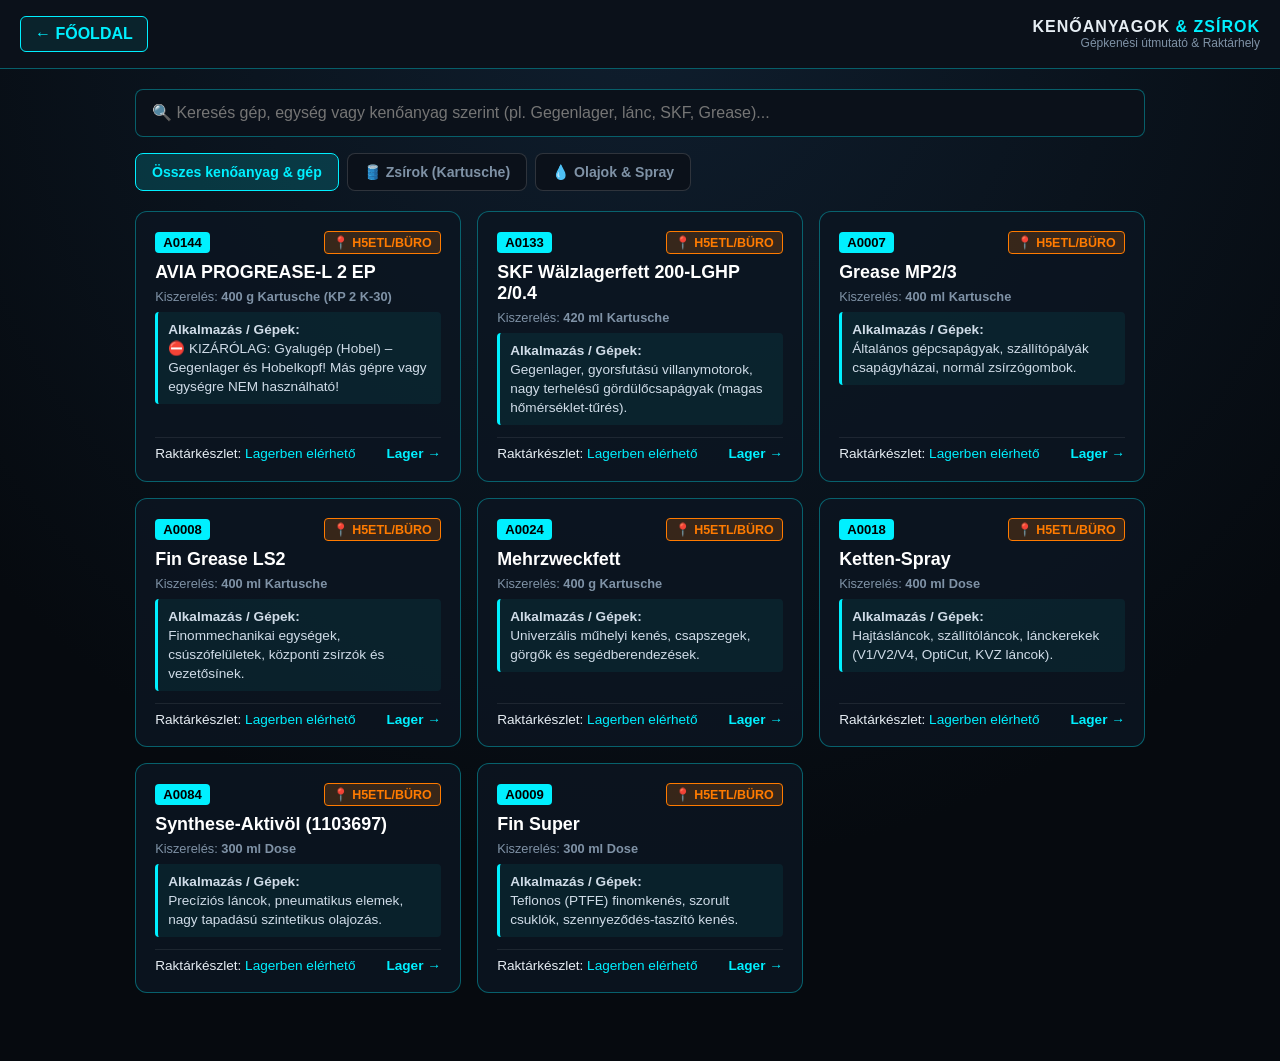
<file: kenoanyagok/index.html>
<!DOCTYPE html>
<html lang="hu">
<head>
    <meta charset="UTF-8">
    <meta name="viewport" content="width=device-width, initial-scale=1.0">
    <title>Kenőanyagok & Zsírok // WERKSTATT OS</title>
    <style>
        :root { --bg:#060a0f; --panel:#0b111a; --card:rgba(12, 22, 34, 0.85); --cyan:#00f0ff; --orange:#ff7b00; --green:#00e676; --red:#ff2a55; --text:#e6edf3; --muted:#7f92a6; --border:rgba(0, 240, 255, 0.35); }
        * { box-sizing:border-box; margin:0; padding:0; font-family:'Segoe UI',Roboto,sans-serif; }
        body { background:radial-gradient(circle at 50% 0%, #0f1e2e 0%, var(--bg) 70%); color:var(--text); min-height:100vh; padding-bottom:3rem; }
        header { background:var(--panel); border-bottom:1px solid var(--border); padding:1rem 1.25rem; display:flex; justify-content:space-between; align-items:center; position:sticky; top:0; z-index:100; }
        .back-btn { color:var(--cyan); text-decoration:none; font-weight:700; padding:8px 14px; border:1px solid var(--cyan); border-radius:6px; background:rgba(0,240,255,0.08); }
        main { max-width:1050px; margin:0 auto; padding:1.25rem; }

        .search-box { width:100%; padding:14px 16px; background:var(--panel); border:1px solid var(--border); border-radius:8px; color:#fff; font-size:1rem; margin-bottom:1rem; outline:none; }
        .search-box:focus { border-color:var(--cyan); box-shadow:0 0 15px rgba(0,240,255,0.22); }

        .tabs { display:flex; gap:8px; margin-bottom:1.25rem; overflow-x:auto; }
        .tab-btn { background:var(--panel); border:1px solid rgba(255,255,255,0.15); color:var(--muted); padding:10px 16px; border-radius:8px; font-weight:800; font-size:0.88rem; cursor:pointer; white-space:nowrap; }
        .tab-btn.active { background:rgba(0,240,255,0.16); border-color:var(--cyan); color:var(--cyan); }

        .grid { display:grid; grid-template-columns:repeat(auto-fill, minmax(310px, 1fr)); gap:1rem; }
        .card { background:var(--card); border:1px solid var(--border); border-radius:12px; padding:1.2rem; display:flex; flex-direction:column; justify-content:space-between; }
        .card-top { display:flex; justify-content:space-between; align-items:center; margin-bottom:8px; }
        .id-badge { background:var(--cyan); color:#000; font-weight:900; font-size:0.82rem; padding:3px 8px; border-radius:4px; }
        .loc-badge { background:rgba(255,123,0,0.18); border:1px solid var(--orange); color:var(--orange); font-weight:800; font-size:0.78rem; padding:3px 8px; border-radius:4px; }
        .card h3 { font-size:1.12rem; color:#fff; margin-bottom:6px; }
        .use-box { background:rgba(0,240,255,0.06); border-left:3px solid var(--cyan); padding:8px 10px; border-radius:4px; font-size:0.85rem; color:#d0dce8; margin:8px 0 12px; line-height:1.4; }
        .card-foot { display:flex; justify-content:space-between; align-items:center; border-top:1px solid rgba(255,255,255,0.08); padding-top:8px; font-size:0.85rem; }
    </style>
</head>
<body>
    <header>
        <a href="../index.html" class="back-btn">← FŐOLDAL</a>
        <div style="text-align:right;">
            <div style="font-weight:800; letter-spacing:1px;">KENŐANYAGOK <span style="color:var(--cyan);">& ZSÍROK</span></div>
            <div style="font-size:0.75rem; color:var(--muted);">Gépkenési útmutató & Raktárhely</div>
        </div>
    </header>
    <main>
        <input type="text" id="q" class="search-box" placeholder="🔍 Keresés gép, egység vagy kenőanyag szerint (pl. Gegenlager, lánc, SKF, Grease)..." oninput="render()">
        <div class="tabs">
            <button class="tab-btn active" onclick="setTab('all', this)">Összes kenőanyag & gép</button>
            <button class="tab-btn" onclick="setTab('zsir', this)">🛢️ Zsírok (Kartusche)</button>
            <button class="tab-btn" onclick="setTab('olaj', this)">💧 Olajok & Spray</button>
        </div>
        <div class="grid" id="list"></div>
    </main>
    <script>
        let curTab = 'all';
        const LUBES = [
            {
    id: "A0144",
    type: "zsir",
    name: "AVIA PROGREASE-L 2 EP",
    geb: "400 g Kartusche (KP 2 K-30)",
    loc: "BÜRO",
    strict: true,
    machines: "⛔ KIZÁRÓLAG: Gyalugép (Hobel) – Gegenlager és Hobelkopf! Más gépre vagy egységre NEM használható!"
},

            { id: "A0133", type: "zsir", name: "SKF Wälzlagerfett 200-LGHP 2/0.4", geb: "420 ml Kartusche", loc: "BÜRO", machines: "Gegenlager, gyorsfutású villanymotorok, nagy terhelésű gördülőcsapágyak (magas hőmérséklet-tűrés)." },
            { id: "A0007", type: "zsir", name: "Grease MP2/3", geb: "400 ml Kartusche", loc: "BÜRO", machines: "Általános gépcsapágyak, szállítópályák csapágyházai, normál zsírzógombok." },
            { id: "A0008", type: "zsir", name: "Fin Grease LS2", geb: "400 ml Kartusche", loc: "BÜRO", machines: "Finommechanikai egységek, csúszófelületek, központi zsírzók és vezetősínek." },
            { id: "A0024", type: "zsir", name: "Mehrzweckfett", geb: "400 g Kartusche", loc: "BÜRO", machines: "Univerzális műhelyi kenés, csapszegek, görgők és segédberendezések." },
            { id: "A0018", type: "olaj", name: "Ketten-Spray", geb: "400 ml Dose", loc: "BÜRO", machines: "Hajtásláncok, szállítóláncok, lánckerekek (V1/V2/V4, OptiCut, KVZ láncok)." },
            { id: "A0084", type: "olaj", name: "Synthese-Aktivöl (1103697)", geb: "300 ml Dose", loc: "BÜRO", machines: "Precíziós láncok, pneumatikus elemek, nagy tapadású szintetikus olajozás." },
            { id: "A0009", type: "olaj", name: "Fin Super", geb: "300 ml Dose", loc: "BÜRO", machines: "Teflonos (PTFE) finomkenés, szorult csuklók, szennyeződés-taszító kenés." }
        ];

        function setTab(t, btn) {
            curTab = t;
            document.querySelectorAll('.tab-btn').forEach(b => b.classList.remove('active'));
            btn.classList.add('active');
            render();
        }

        function render() {
            const q = document.getElementById('q').value.toLowerCase().trim();
            const savedLager = JSON.parse(localStorage.getItem('bb_lager_v9')) || [];

            document.getElementById('list').innerHTML = LUBES.filter(x => {
                if (curTab !== 'all' && x.type !== curTab) return false;
                return `${x.id} ${x.name} ${x.machines} ${x.loc}`.toLowerCase().includes(q);
            }).map(x => {
                const liveItem = savedLager.find(i => i.id === x.id);
                const stockTxt = liveItem ? `<b style="color:${liveItem.ist > 0 ? 'var(--green)' : 'var(--red)'}">${liveItem.ist} db</b>` : `<span style="color:var(--cyan);">Lagerben elérhető</span>`;
                return `
                    <div class="card">
                        <div>
                            <div class="card-top">
                                <span class="id-badge">${x.id}</span>
                                <span class="loc-badge">📍 H5ETL/${x.loc}</span>
                            </div>
                            <h3>${x.name}</h3>
                            <div style="font-size:0.8rem; color:var(--muted);">Kiszerelés: <b>${x.geb}</b></div>
                            <div class="use-box"><b>Alkalmazás / Gépek:</b><br>${x.machines}</div>
                        </div>
                        <div class="card-foot">
                            <span>Raktárkészlet: ${stockTxt}</span>
                            <a href="../lager/index.html" style="color:var(--cyan); text-decoration:none; font-weight:700;">Lager →</a>
                        </div>
                    </div>`;
            }).join('');
        }
        render();
    </script>
</body>
</html>
</file>
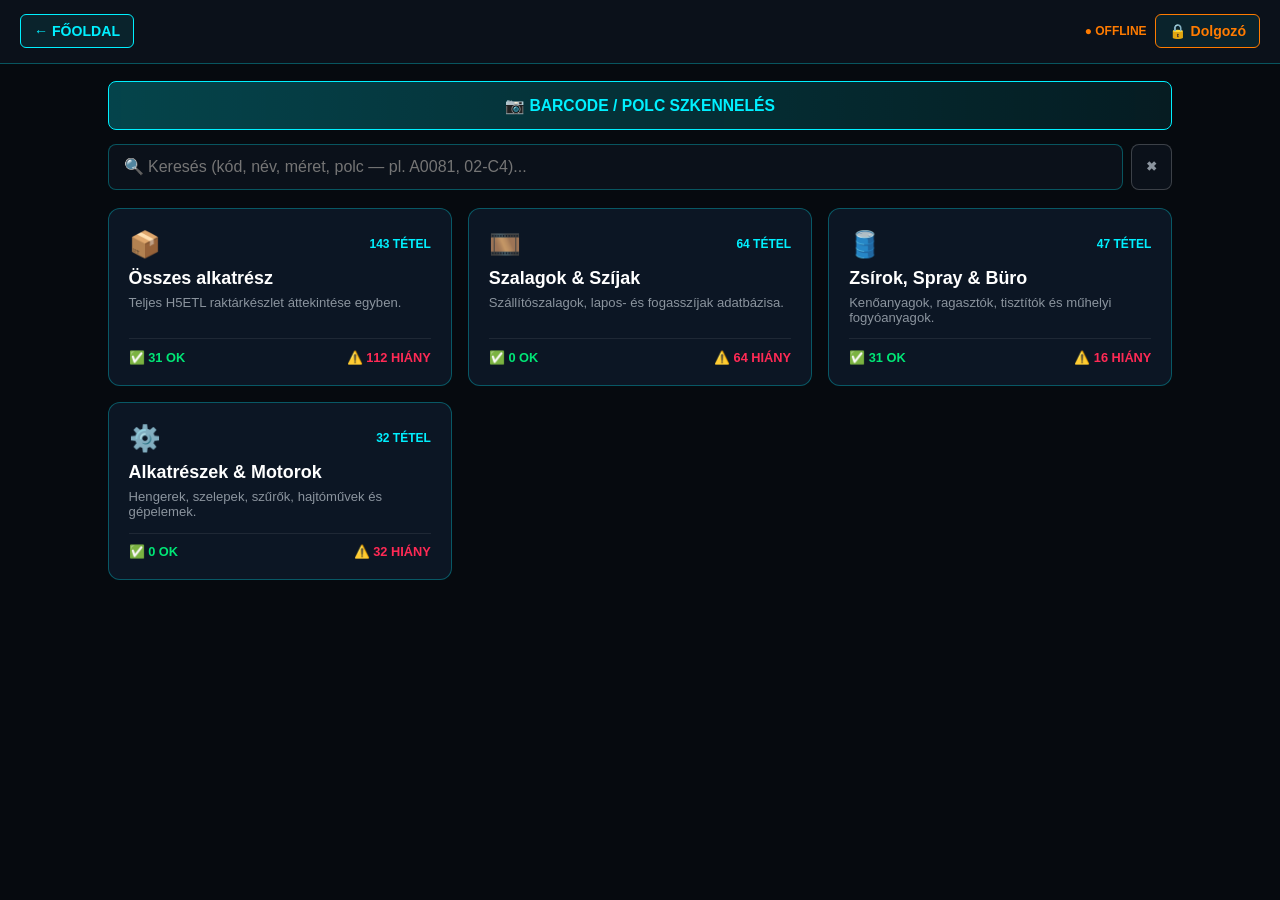
<file: lager/index.html>
<!DOCTYPE html>
<html lang="de">
<head>
    <meta charset="UTF-8">
    <meta name="viewport" content="width=device-width, initial-scale=1.0">
    <title>Ersatzteillager // WERKSTATT OS</title>
    <link rel="stylesheet" href="style.css">
</head>
<body>
    <header>
        <a href="../index.html" class="back-btn">← FŐOLDAL</a>
        <div style="display:flex; align-items:center; gap:8px;">
            <span id="syncDot" style="font-size:0.75rem; font-weight:800; color:var(--green);">● FELHŐ</span>
            <button id="adminToggleBtn" class="back-btn" style="border-color:var(--orange); color:var(--orange);" onclick="toggleAdmin()">🔒 Dolgozó</button>
        </div>
    </header>
    <main>
        <div class="top-actions">
            <button class="scan-btn" id="scanToggleBtn" onclick="toggleScanner()">📷 BARCODE / POLC SZKENNELÉS</button>
            <button class="act-btn orange admin-only" style="display:none;" onclick="startRelocateMode()">📦 Betárolás / Áthelyezés</button>
            <button class="act-btn green admin-only" style="display:none;" onclick="openNewModal('')">➕ Új anyag felvétele</button>
            <button class="act-btn admin-only" style="display:none; grid-column:1/-1; border-color:var(--cyan); color:var(--cyan);" onclick="exportBackupJS()">💾 Biztonsági mentés másolása (adatok.js)</button>
        </div>
        <div id="modeBanner" class="mode-banner"></div>
        <div id="camBox"></div>
        <div class="search-row">
            <input type="text" id="q" class="search-box" placeholder="🔍 Keresés (kód, név, méret, polc — pl. A0081, 02-C4)..." oninput="render()">
            <button class="clear-btn" onclick="resetView()">✖</button>
        </div>
        <div id="catMenu" class="cat-grid"></div>
        <div id="itemSection" style="display:none;">
            <div class="sub-header">
                <div style="display:flex; align-items:center; gap:10px;">
                    <button class="back-btn" onclick="backToCats()">← Kategóriák</button>
                    <strong id="curCatTitle" style="color:#fff; font-size:1.05rem;">Összes alkatrész</strong>
                </div>
                <button class="export-btn" onclick="copyMissingList()">📋 HIÁNYLISTA MÁSOLÁSA</button>
            </div>
            <div class="status-bar">
                <button class="st-btn active" id="stAll" onclick="setStatus('all', this)">Összes (0)</button>
                <button class="st-btn ok" id="stOk" onclick="setStatus('ok', this)">✅ Elérhető (0)</button>
                <button class="st-btn miss" id="stMiss" onclick="setStatus('miss', this)">⚠️ Hiány (0)</button>
            </div>
            <div class="grid" id="list"></div>
        </div>
        <div id="logSection" style="margin-top:1.5rem; background:var(--panel); border:1px solid rgba(255,255,255,0.1); border-radius:10px; padding:1rem;">
            <div style="font-size:0.82rem; font-weight:800; color:var(--cyan); margin-bottom:6px;">🕒 UTOLSÓ KÉSZLETMOZGÁSOK (ÉLŐ NAPLÓ):</div>
            <div id="logList" style="font-size:0.8rem; color:var(--muted); line-height:1.5;">Betöltés...</div>
                    <div id="logSection" class="admin-only" style="display:none; margin-top:1.5rem; background:var(--panel); border:1px solid rgba(255,255,255,0.1); border-radius:10px; padding:1rem;">
        </div>
    </main>
    <div id="newModal" class="modal">
        <div class="modal-box">
            <h3>➕ Új alkatrész felvétele</h3>
            <div class="f-grp"><label>Egyedi azonosító</label><input type="text" id="n_id" readonly style="color:var(--cyan);font-weight:900;"></div>
            <div class="f-grp"><label>Megnevezés / Méret *</label><input type="text" id="n_name" placeholder="pl. SKF Csapágy 6205 2RS"></div>
            <div class="f-grp"><label>Kiszerelés</label><input type="text" id="n_geb" value="BOX"></div>
            <div class="f-grp"><label>Kategória</label>
                <select id="n_cat"><option value="alkatresz">Alkatrészek & Motorok</option><option value="szalag">Szalagok & Szíjak</option><option value="buro">Zsírok, Spray & Büro</option></select>
            </div>
            <div class="f-grp"><label>Polchely (H5ETL/...)</label>
                <div style="display:flex;gap:6px;"><input type="text" id="n_loc" placeholder="pl. 03-D2"><button class="act-btn" onclick="scanForNewLoc()">📷 Polc</button></div>
            </div>
            <div style="display:grid;grid-template-columns:1fr 1fr;gap:8px;">
                <div class="f-grp"><label>Kezdő készlet</label><input type="number" id="n_ist" value="1"></div>
                <div class="f-grp"><label>Minimum készlet</label><input type="number" id="n_min" value="1"></div>
            </div>
            <div style="display:grid;grid-template-columns:1fr 1fr;gap:8px;margin-top:0.5rem;">
                <button class="clear-btn" style="padding:12px;" onclick="closeNewModal()">Mégse</button>
                <button class="act-btn green" style="padding:12px;" onclick="saveNewItem()">💾 MENTÉS</button>
            </div>
        </div>
    </div>
    <script src="adatok.js"></script><script src="szkenner.js"></script><script src="muveletek.js"></script>
</body>
</html>
</file>
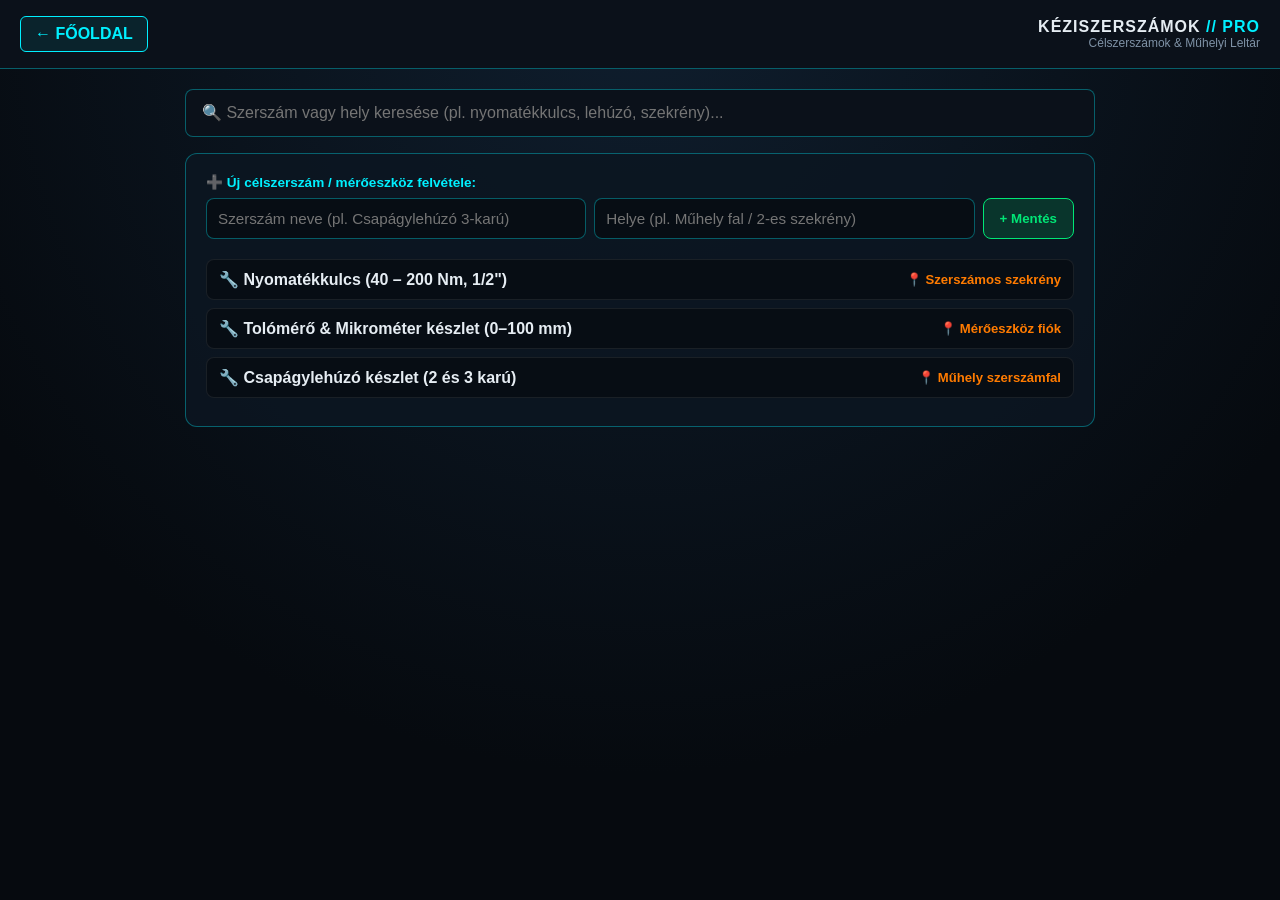
<file: szerszamok/index.html>
<!DOCTYPE html>
<html lang="hu">
<head>
    <meta charset="UTF-8">
    <meta name="viewport" content="width=device-width, initial-scale=1.0">
    <title>Kéziszerszámok // WERKSTATT OS</title>
    <style>
        :root { --bg:#060a0f; --panel:#0b111a; --card:rgba(12,22,34,0.88); --cyan:#00f0ff; --orange:#ff7b00; --green:#00e676; --text:#e6edf3; --muted:#7f92a6; --border:rgba(0,240,255,0.35); }
        * { box-sizing:border-box; margin:0; padding:0; font-family:'Segoe UI',Roboto,sans-serif; }
        body { background:radial-gradient(circle at 50% 0%,#0f1e2e 0%,var(--bg) 70%); color:var(--text); min-height:100vh; padding-bottom:3rem; }
        header { background:var(--panel); border-bottom:1px solid var(--border); padding:1rem 1.25rem; display:flex; justify-content:space-between; align-items:center; position:sticky; top:0; z-index:100; }
        .back-btn { color:var(--cyan); text-decoration:none; font-weight:700; padding:8px 14px; border:1px solid var(--cyan); border-radius:6px; background:rgba(0,240,255,0.08); }
        main { max-width:950px; margin:0 auto; padding:1.25rem; }
        .search-box { width:100%; padding:14px 16px; background:var(--panel); border:1px solid var(--border); border-radius:8px; color:#fff; font-size:1rem; margin-bottom:1rem; outline:none; }
        .card { background:var(--card); border:1px solid var(--border); border-radius:12px; padding:1.25rem; margin-bottom:1rem; }
        .add-row { display:grid; grid-template-columns:1fr 1fr auto; gap:8px; margin-bottom:1.25rem; }
        input { padding:11px; background:#070d14; border:1px solid var(--border); border-radius:8px; color:#fff; font-size:0.95rem; }
        .btn { background:rgba(0,230,118,0.15); border:1px solid var(--green); color:var(--green); padding:0 16px; border-radius:8px; font-weight:800; cursor:pointer; }
        .t-item { display:flex; justify-content:space-between; align-items:center; padding:10px 12px; background:#070d14; border:1px solid rgba(255,255,255,0.08); border-radius:8px; margin-bottom:8px; }
        .loc-tag { color:var(--orange); font-size:0.82rem; font-weight:800; }
        @media (max-width:600px) { .add-row { grid-template-columns:1fr; } .btn { padding:12px; } }
    </style>
</head>
<body>
    <header>
        <a href="../index.html" class="back-btn">← FŐOLDAL</a>
        <div style="text-align:right;">
            <div style="font-weight:800; letter-spacing:1px;">KÉZISZERSZÁMOK <span style="color:var(--cyan);">// PRO</span></div>
            <div style="font-size:0.75rem; color:var(--muted);">Célszerszámok & Műhelyi Leltár</div>
        </div>
    </header>
    <main>
        <input type="text" id="q" class="search-box" placeholder="🔍 Szerszám vagy hely keresése (pl. nyomatékkulcs, lehúzó, szekrény)..." oninput="render()">
        <div class="card">
            <div style="font-size:0.85rem; color:var(--cyan); font-weight:800; margin-bottom:8px;">➕ Új célszerszám / mérőeszköz felvétele:</div>
            <div class="add-row">
                <input type="text" id="tName" placeholder="Szerszám neve (pl. Csapágylehúzó 3-karú)">
                <input type="text" id="tLoc" placeholder="Helye (pl. Műhely fal / 2-es szekrény)">
                <button class="btn" onclick="addTool()">+ Mentés</button>
            </div>
            <div id="toolList"></div>
        </div>
    </main>
    <script>
        const DEFAULT_TOOLS = [
            { name: "Nyomatékkulcs (40 – 200 Nm, 1/2\")", loc: "Szerszámos szekrény" },
            { name: "Tolómérő & Mikrométer készlet (0–100 mm)", loc: "Mérőeszköz fiók" },
            { name: "Csapágylehúzó készlet (2 és 3 karú)", loc: "Műhely szerszámfal" }
        ];
        let tools = JSON.parse(localStorage.getItem('bb_tools_v1')) || DEFAULT_TOOLS;
        function addTool() {
            const name = document.getElementById('tName').value.trim();
            const loc = document.getElementById('tLoc').value.trim() || 'Műhely';
            if (!name) return;
            tools.unshift({ name, loc });
            localStorage.setItem('bb_tools_v1', JSON.stringify(tools));
            document.getElementById('tName').value = '';
            document.getElementById('tLoc').value = '';
            render();
        }
        function render() {
            const q = document.getElementById('q').value.toLowerCase().trim();
            document.getElementById('toolList').innerHTML = tools.filter(t => `${t.name} ${t.loc}`.toLowerCase().includes(q)).map(t =>
                `<div class="t-item"><strong>🔧 ${t.name}</strong><span class="loc-tag">📍 ${t.loc}</span></div>`
            ).join('');
        }
        render();
    </script>
</body>
</html>
</file>
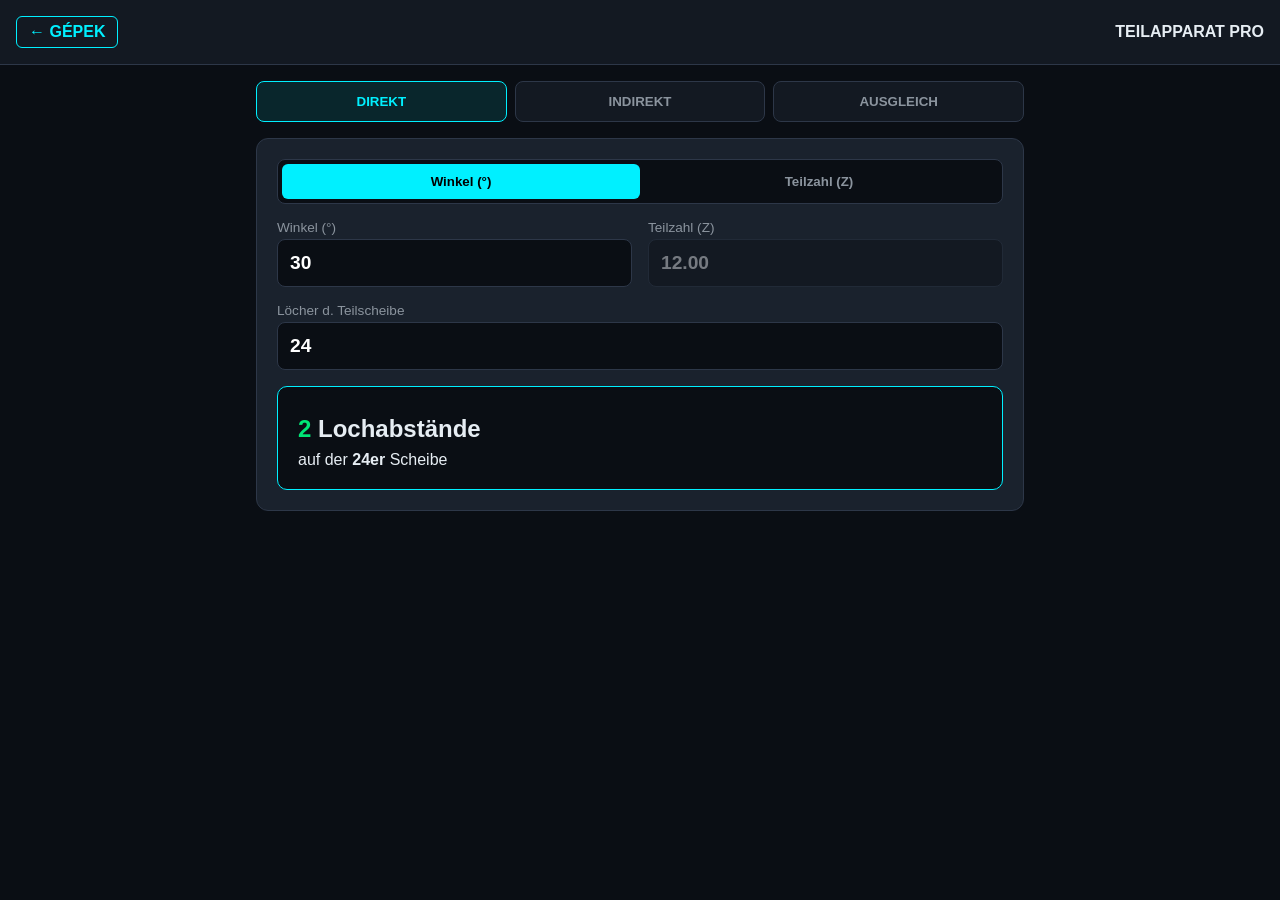
<file: teilapparat/index.html>
<!DOCTYPE html>
<html lang="de">
<head>
    <meta charset="UTF-8">
    <meta name="viewport" content="width=device-width, initial-scale=1.0">
    <title>Teilapparat Pro // MŰHELY OS</title>
    <style>
        :root { --bg:#0a0e14; --panel:#131922; --card:#1a222d; --cyan:#00f0ff; --orange:#ff6b00; --green:#00e676; --text:#e6edf3; --muted:#8b949e; --border:#2d3748; }
        * { box-sizing:border-box; margin:0; padding:0; font-family:sans-serif; }
        body { background:var(--bg); color:var(--text); padding-bottom:3rem; }
        header { background:var(--panel); border-bottom:1px solid var(--border); padding:1rem; display:flex; justify-content:space-between; align-items:center; }
        .back-btn { color:var(--cyan); text-decoration:none; font-weight:bold; padding:6px 12px; border:1px solid var(--cyan); border-radius:6px; }
        main { max-width:800px; margin:0 auto; padding:1rem; }
        .tabs { display:grid; grid-template-columns:repeat(3,1fr); gap:8px; margin-bottom:1rem; }
        .tab-btn { background:var(--panel); border:1px solid var(--border); color:var(--muted); padding:12px 6px; border-radius:8px; font-weight:bold; cursor:pointer; }
        .tab-btn.active { border-color:var(--cyan); color:var(--cyan); background:rgba(0,240,255,0.1); }
        .panel { display:none; background:var(--card); border:1px solid var(--border); border-radius:12px; padding:1.25rem; }
        .panel.active { display:block; }
        .prio-switch { display:flex; background:var(--bg); border-radius:8px; padding:4px; margin-bottom:1rem; border:1px solid var(--border); }
        .prio-btn { flex:1; padding:10px; border:none; background:transparent; color:var(--muted); font-weight:bold; border-radius:6px; cursor:pointer; }
        .prio-btn.active { background:var(--cyan); color:#000; }
        .input-grid { display:grid; grid-template-columns:1fr 1fr; gap:1rem; margin-bottom:1rem; }
        .full { grid-column:1 / -1; }
        label { display:block; font-size:0.85rem; color:var(--muted); margin-bottom:4px; }
        input { background:var(--bg); border:1px solid var(--border); color:#fff; padding:12px; border-radius:8px; font-size:1.2rem; font-weight:bold; width:100%; }
        input:disabled { opacity:0.4; }
        .result-box { background:var(--bg); border:1px solid var(--cyan); border-radius:10px; padding:1.25rem; margin-top:1rem; }
        .big-result { font-size:1.5rem; font-weight:bold; margin:8px 0; }
        .big-result span { color:var(--green); }
        .disc-badge { display:inline-block; background:rgba(0,230,118,0.15); border:1px solid var(--green); color:var(--green); padding:6px 10px; border-radius:6px; font-weight:bold; margin:4px 4px 0 0; }
        .warn { color:var(--orange); font-weight:bold; }
        .dms-grid { display:grid; grid-template-columns:repeat(3,1fr); gap:8px; margin-bottom:1rem; }
    </style>
</head>
<body>
    <header>
        <a href="../gepek/index.html" class="back-btn">← GÉPEK</a>
        <div><strong>TEILAPPARAT PRO</strong></div>
    </header>
    <main>
        <div class="tabs">
            <button class="tab-btn active" onclick="switchTab('direkt', this)">DIREKT</button>
            <button class="tab-btn" onclick="switchTab('indirekt', this)">INDIREKT</button>
            <button class="tab-btn" onclick="switchTab('ausgleich', this)">AUSGLEICH</button>
        </div>

        <div id="direkt" class="panel active">
            <div class="prio-switch">
                <button class="prio-btn active" onclick="setPrio('direkt', 'winkel', this)">Winkel (°)</button>
                <button class="prio-btn" onclick="setPrio('direkt', 'teilzahl', this)">Teilzahl (Z)</button>
            </div>
            <div class="input-grid">
                <div><label>Winkel (°)</label><input type="number" id="dir_w" value="30" oninput="calcD()"></div>
                <div><label>Teilzahl (Z)</label><input type="number" id="dir_z" value="12" disabled oninput="calcD()"></div>
                <div class="full"><label>Löcher d. Teilscheibe</label><input type="number" id="dir_l" value="24" oninput="calcD()"></div>
            </div>
            <div class="result-box" id="dir_res"></div>
        </div>

                <div id="indirekt" class="panel">
            <label>Grad / Min / Sek Umrechner</label>
            <div class="dms-grid">
                <input type="number" id="dms_g" value="19" oninput="calcDMS()">
                <input type="number" id="dms_m" value="0" oninput="calcDMS()">
                <input type="number" id="dms_s" value="0" oninput="calcDMS()">
            </div>
            <div class="prio-switch">
                <button class="prio-btn active" onclick="setPrio('indirekt', 'winkel', this)">Winkel (°)</button>
                <button class="prio-btn" onclick="setPrio('indirekt', 'teilzahl', this)">Teilzahl (Z)</button>
            </div>
            <div class="input-grid">
                <div><label>Winkel (Dezimal)</label><input type="number" id="ind_w" value="19" oninput="calcI()"></div>
                <div><label>Teilzahl (Z)</label><input type="number" id="ind_z" value="30" disabled oninput="calcI()"></div>
                <div class="full"><label>Übersetzung (i)</label><input type="number" id="ind_i" value="40" oninput="calcI()"></div>
            </div>
            <div class="result-box" id="ind_res"></div>
        </div>


        <div id="ausgleich" class="panel">
            <div class="prio-switch">
                <button class="prio-btn" onclick="setPrio('ausgleich', 'winkel', this)">Winkel (°)</button>
                <button class="prio-btn active" onclick="setPrio('ausgleich', 'teilzahl', this)">Teilzahl (Z)</button>
            </div>
            <div class="input-grid">
                <div><label>Winkel (°)</label><input type="number" id="aus_w" value="31.25" disabled oninput="calcA()"></div>
                <div><label>Teilzahl (Z)</label><input type="number" id="aus_z" value="127" oninput="calcA()"></div>
                <div><label>Hilfsteilzahl (Z')</label><input type="number" id="aus_zh" value="132" oninput="calcA()"></div>
                <div><label>Übersetzung (i)</label><input type="number" id="aus_i" value="40" oninput="calcA()"></div>
            </div>
            <div class="result-box" id="aus_res"></div>
        </div>
    </main>
        <script>
        const LOCHKREISE = "15,16,17,18,19,20,21,23,24,25,27,28,29,30,31,33,37,39,41,42,43,47,49,51,53,54,57,59,61,63".split(",").map(Number);
        const WECHSELRAEDER = "24,24,28,32,36,40,44,48,56,64,72,80,84,86,96,100".split(",").map(Number);
        let prio = { direkt:'winkel', indirekt:'winkel', ausgleich:'teilzahl' };

        function switchTab(id, btn) {
            document.querySelectorAll('.tab-btn').forEach(b => b.classList.remove('active'));
            document.querySelectorAll('.panel').forEach(p => p.classList.remove('active'));
            btn.classList.add('active'); document.getElementById(id).classList.add('active');
        }

        function setPrio(m, t, btn) {
            prio[m] = t;
            btn.parentElement.querySelectorAll('.prio-btn').forEach(b => b.classList.remove('active'));
            btn.classList.add('active');
            if(m==='direkt'){ document.getElementById('dir_w').disabled=(t!=='winkel'); document.getElementById('dir_z').disabled=(t!=='teilzahl'); calcD(); }
            if(m==='indirekt'){ document.getElementById('ind_w').disabled=(t!=='winkel'); document.getElementById('ind_z').disabled=(t!=='teilzahl'); calcI(); }
            if(m==='ausgleich'){ document.getElementById('aus_w').disabled=(t!=='winkel'); document.getElementById('aus_z').disabled=(t!=='teilzahl'); calcA(); }
        }

        function toFrac(val) {
            let h1=1, h2=0, k1=0, k2=1, b=val;
            do { let a=Math.floor(b), aux=h1; h1=a*h1+h2; h2=aux; aux=k1; k1=a*k1+k2; k2=aux; b=1/(b-a); }
            while (Math.abs(val - h1/k1) > val * 1e-5 && k1 < 10000);
            return { num: h1, den: k1 };
        }

        function calcD() {
            let wEl = document.getElementById('dir_w'), zEl = document.getElementById('dir_z'), l = +document.getElementById('dir_l').value || 24, z = 0;
            if(prio.direkt==='winkel'){ z = +wEl.value > 0 ? 360/+wEl.value : 0; zEl.value = z.toFixed(2); }
            else { z = +zEl.value || 0; wEl.value = z > 0 ? (360/z).toFixed(4) : 0; }
            let st = l / z, box = document.getElementById('dir_res');
            if(z <= 0) return;
            box.innerHTML = Math.abs(st - Math.round(st)) < 1e-4
                ? `<div class="big-result"><span>${Math.round(st)}</span> Lochabstände</div><div>auf der <b>${l}er</b> Scheibe</div>`
                : `<div class="warn">⚠️ Nicht direkt teilbar (${st.toFixed(3)} Löcher)</div>`;
        }

        function calcDMS() {
            let dec = (+document.getElementById('dms_g').value||0) + (+document.getElementById('dms_m').value||0)/60 + (+document.getElementById('dms_s').value||0)/3600;
            document.getElementById('ind_w').value = dec.toFixed(5);
            if(prio.indirekt!=='winkel') setPrio('indirekt','winkel',document.querySelector('#indirekt .prio-btn')); else calcI();
        }

        function calcI() {
            let wEl = document.getElementById('ind_w'), zEl = document.getElementById('ind_z'), i = +document.getElementById('ind_i').value || 40, z = 0;
            if(prio.indirekt==='winkel'){ z = +wEl.value > 0 ? 360/+wEl.value : 0; zEl.value = z.toFixed(3); }
            else { z = +zEl.value || 0; wEl.value = z > 0 ? (360/z).toFixed(5) : 0; }
            if(z <= 0) return;
            let nk = i/z, g = Math.floor(nk + 1e-9), r = nk - g, box = document.getElementById('ind_res');
            if(r < 1e-6) { box.innerHTML = `<div class="big-result"><span>${g}</span> volle Umdrehungen</div>`; return; }
            let f = toFrac(r), html = '';
            LOCHKREISE.forEach(lk => { if(lk % f.den === 0) html += `<span class="disc-badge">${f.num*(lk/f.den)} Löcher / ${lk}er Kreis</span>`; });
            box.innerHTML = `<div class="big-result"><span>${g}</span> Umdr. + <span>${f.num}/${f.den}</span></div>` + (html || `<div class="warn">⚠️ Kein passender Lochkreis (Nenner ${f.den})</div>`);
        }

        function calcA() {
            let wEl = document.getElementById('aus_w'), zEl = document.getElementById('aus_z'), zh = +document.getElementById('aus_zh').value||0, i = +document.getElementById('aus_i').value||40, z = 0;
            if(prio.ausgleich==='winkel'){ z = +wEl.value > 0 ? 360/+wEl.value : 0; zEl.value = z.toFixed(2); }
            else { z = +zEl.value || 0; wEl.value = z > 0 ? (360/z).toFixed(4) : 0; }
            if(z <= 0 || zh <= 0) return;
            let nk = i/zh, g = Math.floor(nk + 1e-9), r = nk - g, f = r < 1e-6 ? {num:0,den:1} : toFrac(r), html = '';
            if(f.num > 0) LOCHKREISE.forEach(lk => { if(lk % f.den === 0) html += `<span class="disc-badge">${f.num*(lk/f.den)} Löcher / ${lk}er Kreis</span>`; });
            let diff = zh - z, dir = diff >= 0 ? "Gleichlauf (+)" : "Gegenlauf (-)", iw = Math.abs((diff*i)/zh), gf = toFrac(iw), pair = null;
            WECHSELRAEDER.forEach(zt => WECHSELRAEDER.forEach(zg => { if(Math.abs(zt/zg - iw) < 1e-4) pair = {zt, zg}; }));
            let gHtml = pair ? `<div style="color:var(--green);margin-top:8px;">✅ Räderpaar: Z<sub>t</sub>=<b>${pair.zt}</b> / Z<sub>g</sub>=<b>${pair.zg}</b></div>` : `<div style="margin-top:8px;">⚙️ Verhältnis: <b>${gf.num}:${gf.den}</b> (2 Räderpaare nötig)</div>`;
            document.getElementById('aus_res').innerHTML = `<div class="big-result"><span>${g}</span> Umdr. + <span>${f.num}/${f.den}</span></div>` + (f.num===0 ? `<span class="disc-badge">0 Löcher</span>` : (html || `<div class="warn">⚠️ Hilfsteilzahl passt nicht</div>`)) + `<hr style="margin:10px 0;border-color:#2d3748"><div><b>Wechselräder (${dir}):</b>${gHtml}</div>`;
        }
        calcD(); calcI(); calcA();
    </script>
</body>
</html>
</file>
<file: lager/style.css>
:root { --bg:#060a0f; --panel:#0b111a; --card:rgba(14,24,38,0.92); --cyan:#00f0ff; --orange:#ff7b00; --red:#ff2a55; --green:#00e676; --text:#e6edf3; --muted:#8b949e; --border:rgba(0,240,255,0.3); }
* { box-sizing:border-box; margin:0; padding:0; font-family:'Segoe UI',Roboto,sans-serif; }
body { background:var(--bg); color:var(--text); min-height:100vh; padding-bottom:3rem; }
header { background:var(--panel); border-bottom:1px solid var(--border); padding:0.9rem 1.25rem; display:flex; justify-content:space-between; align-items:center; position:sticky; top:0; z-index:100; }
.back-btn { color:var(--cyan); text-decoration:none; font-weight:700; padding:8px 13px; border:1px solid var(--cyan); border-radius:6px; background:rgba(0,240,255,0.08); cursor:pointer; font-size:0.88rem; }
main { max-width:1100px; margin:0 auto; padding:1.1rem; }

.top-actions { display:grid; grid-template-columns:1fr 1fr; gap:8px; margin-bottom:0.85rem; }
.scan-btn { grid-column:1 / -1; background:linear-gradient(90deg, rgba(0,240,255,0.25), rgba(0,240,255,0.08)); border:1px solid var(--cyan); color:var(--cyan); padding:14px; border-radius:8px; font-size:0.98rem; font-weight:800; cursor:pointer; }
.act-btn { background:var(--panel); border:1px solid var(--border); color:#fff; padding:11px 8px; border-radius:8px; font-weight:800; font-size:0.84rem; cursor:pointer; text-align:center; }
.act-btn.orange { border-color:var(--orange); color:var(--orange); background:rgba(255,123,0,0.08); }
.act-btn.green { border-color:var(--green); color:var(--green); background:rgba(0,230,118,0.08); }

#camBox { display:none; max-width:480px; margin:0 auto 0.85rem; border:2px solid var(--cyan); border-radius:10px; overflow:hidden; background:#000; }
.mode-banner { display:none; background:rgba(255,123,0,0.16); border:1px solid var(--orange); color:#fff; padding:10px 14px; border-radius:8px; margin-bottom:0.85rem; font-size:0.88rem; line-height:1.4; }
.search-row { display:flex; gap:8px; margin-bottom:1.1rem; }
.search-box { flex:1; padding:13px 15px; background:var(--panel); border:1px solid var(--border); border-radius:8px; color:#fff; font-size:1rem; outline:none; }
.clear-btn { background:var(--panel); border:1px solid rgba(255,255,255,0.2); color:var(--muted); padding:0 14px; border-radius:8px; font-weight:700; cursor:pointer; }

.cat-grid { display:grid; grid-template-columns:repeat(auto-fill,minmax(260px,1fr)); gap:1rem; }
.cat-card { background:var(--card); border:1px solid var(--border); border-radius:12px; padding:1.25rem; cursor:pointer; display:flex; flex-direction:column; justify-content:space-between; }
.cat-card-top { display:flex; justify-content:space-between; align-items:center; margin-bottom:0.6rem; }
.cat-card h3 { font-size:1.12rem; color:#fff; margin-bottom:0.35rem; }
.cat-card p { font-size:0.82rem; color:var(--muted); margin-bottom:0.85rem; }
.cat-stats { display:flex; justify-content:space-between; font-size:0.8rem; font-weight:800; border-top:1px solid rgba(255,255,255,0.08); padding-top:0.65rem; }

.sub-header { display:flex; justify-content:space-between; align-items:center; flex-wrap:wrap; gap:8px; background:rgba(12,22,34,0.9); border:1px solid var(--border); padding:0.75rem 1rem; border-radius:8px; margin-bottom:0.85rem; }
.export-btn { background:rgba(255,42,85,0.16); border:1px solid var(--red); color:#ff6b8b; padding:8px 12px; border-radius:6px; font-weight:800; font-size:0.82rem; cursor:pointer; }
.status-bar { display:grid; grid-template-columns:repeat(3, 1fr); gap:8px; margin-bottom:1.15rem; }
.st-btn { background:var(--panel); border:1px solid rgba(255,255,255,0.15); color:var(--muted); padding:10px 6px; border-radius:8px; font-weight:800; font-size:0.82rem; cursor:pointer; }
.st-btn.active { background:rgba(0,240,255,0.16); border-color:var(--cyan); color:var(--cyan); }
.st-btn.ok.active { background:rgba(0,230,118,0.15); border-color:var(--green); color:var(--green); }
.st-btn.miss.active { background:rgba(255,42,85,0.2); border-color:var(--red); color:#fff; }

.grid { display:grid; grid-template-columns:repeat(auto-fill,minmax(315px,1fr)); gap:1rem; }
.card { background:var(--card); border:1px solid rgba(0,230,118,0.35); border-radius:10px; padding:1.1rem; display:flex; flex-direction:column; justify-content:space-between; }
.card.missing { border:1px solid rgba(255,42,85,0.7); background:linear-gradient(180deg, rgba(45,12,22,0.55) 0%, rgba(14,24,38,0.95) 100%); }
.card-top { display:flex; justify-content:space-between; align-items:center; gap:6px; margin-bottom:8px; flex-wrap:wrap; }
.id-badge { background:var(--cyan); color:#000; font-weight:900; font-size:0.82rem; padding:3px 8px; border-radius:4px; }
.miss-badge { background:var(--red); color:#fff; font-weight:900; font-size:0.72rem; padding:3px 8px; border-radius:4px; }
.ok-badge { background:rgba(0,230,118,0.15); border:1px solid var(--green); color:var(--green); font-weight:800; font-size:0.72rem; padding:2px 7px; border-radius:4px; }
.loc-badge { background:rgba(255,123,0,0.18); border:1px solid var(--orange); color:var(--orange); font-weight:800; font-size:0.78rem; padding:3px 8px; border-radius:4px; }
.art-title { font-size:1.02rem; font-weight:700; color:#fff; margin-bottom:5px; line-height:1.35; }
.art-meta { font-size:0.8rem; color:var(--muted); margin-bottom:10px; }

.stock-box { border-top:1px solid rgba(255,255,255,0.08); padding-top:10px; display:flex; flex-direction:column; gap:8px; }
.stock-row { display:flex; justify-content:space-between; align-items:center; }
.stock-val { font-size:1.2rem; font-weight:900; color:var(--green); }
.stock-val.low { color:var(--red); }
.min-val { font-size:1rem; font-weight:800; color:var(--orange); }
.qty-btns { display:flex; gap:5px; }
.q-btn { width:36px; height:34px; border-radius:6px; border:1px solid var(--border); background:var(--panel); color:#fff; font-size:1.15rem; font-weight:800; cursor:pointer; }
.q-btn.min-b { border-color:rgba(255,123,0,0.45); color:var(--orange); }

.modal { display:none; position:fixed; inset:0; background:rgba(0,0,0,0.85); z-index:200; padding:1rem; overflow-y:auto; }
.modal-box { max-width:500px; margin:2rem auto; background:var(--panel); border:1px solid var(--cyan); border-radius:12px; padding:1.25rem; }
.modal-box h3 { color:var(--cyan); margin-bottom:1rem; }
.f-grp { margin-bottom:0.85rem; }
.f-grp label { display:block; font-size:0.8rem; color:var(--muted); margin-bottom:4px; }
.f-grp input, .f-grp select { width:100%; padding:11px; background:#060a0f; border:1px solid var(--border); border-radius:8px; color:#fff; font-size:1rem; }
button, input, select { touch-action: manipulation; }
</file>
